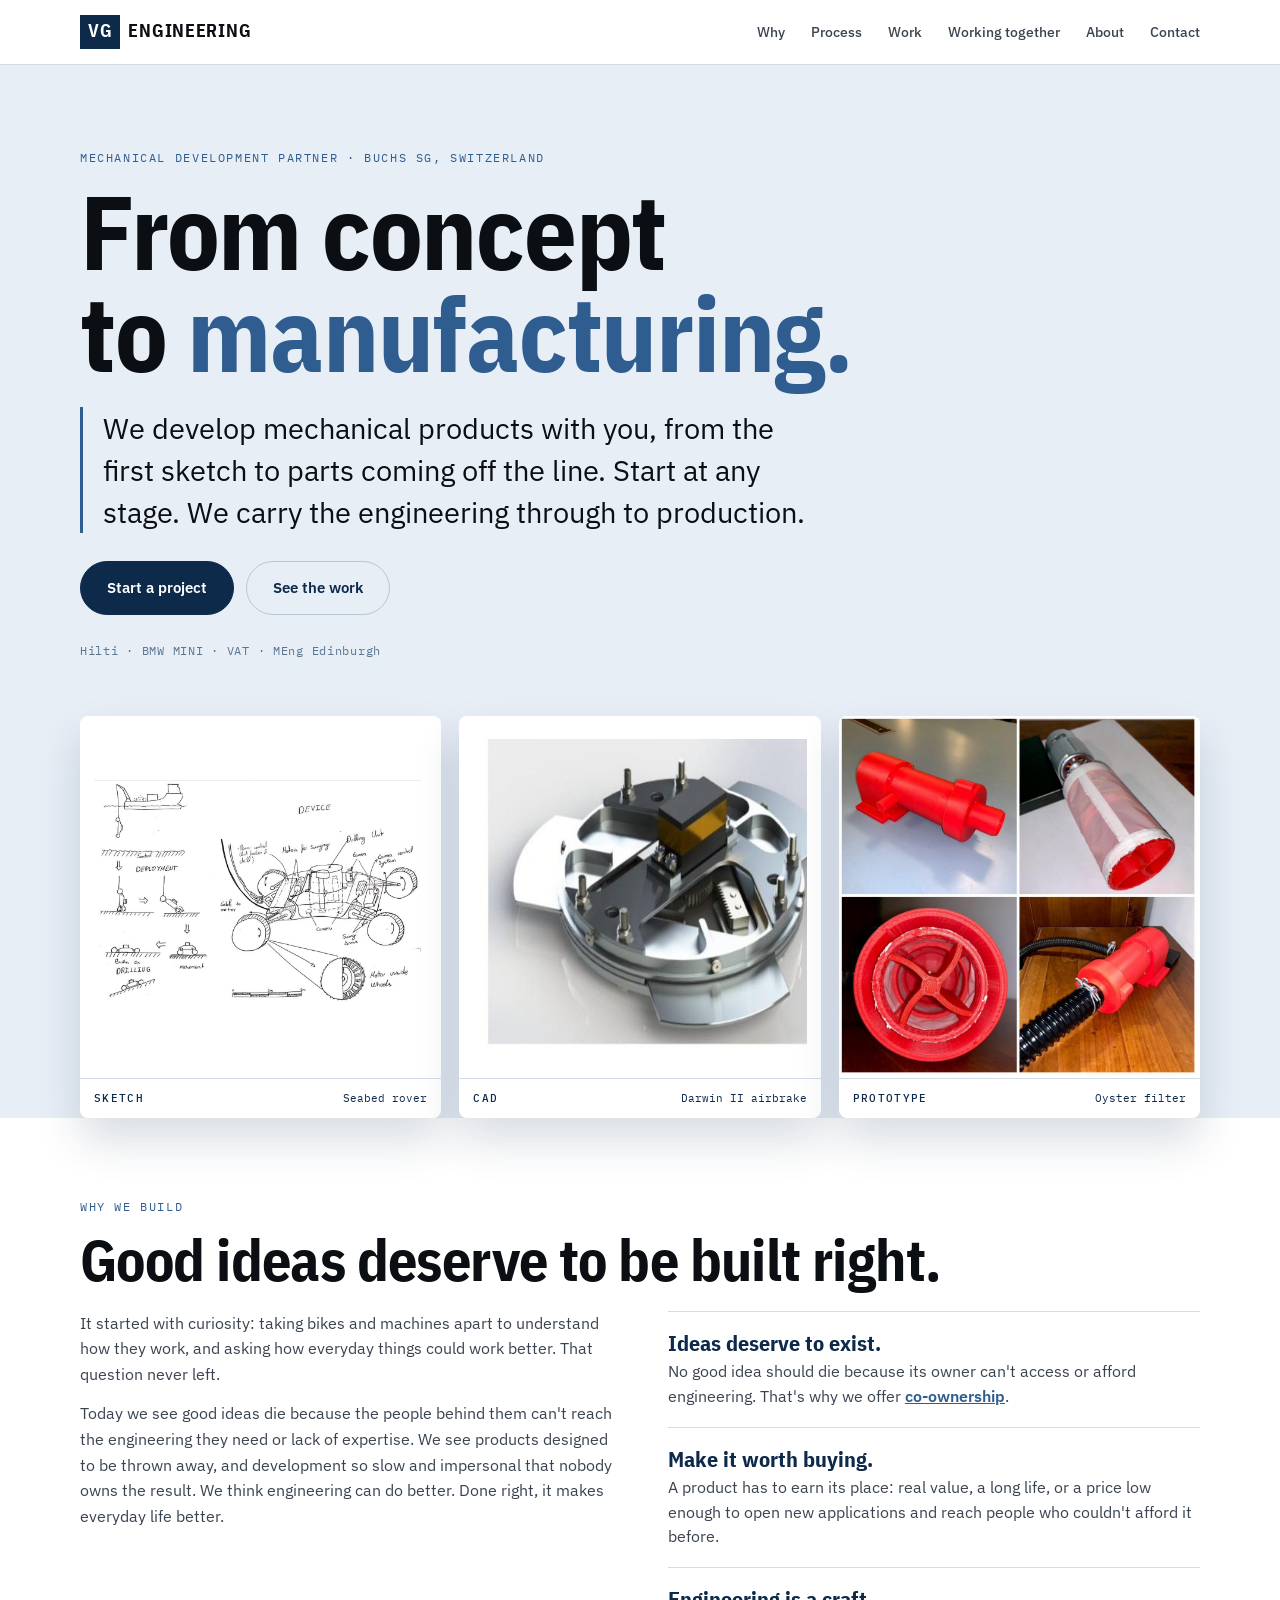
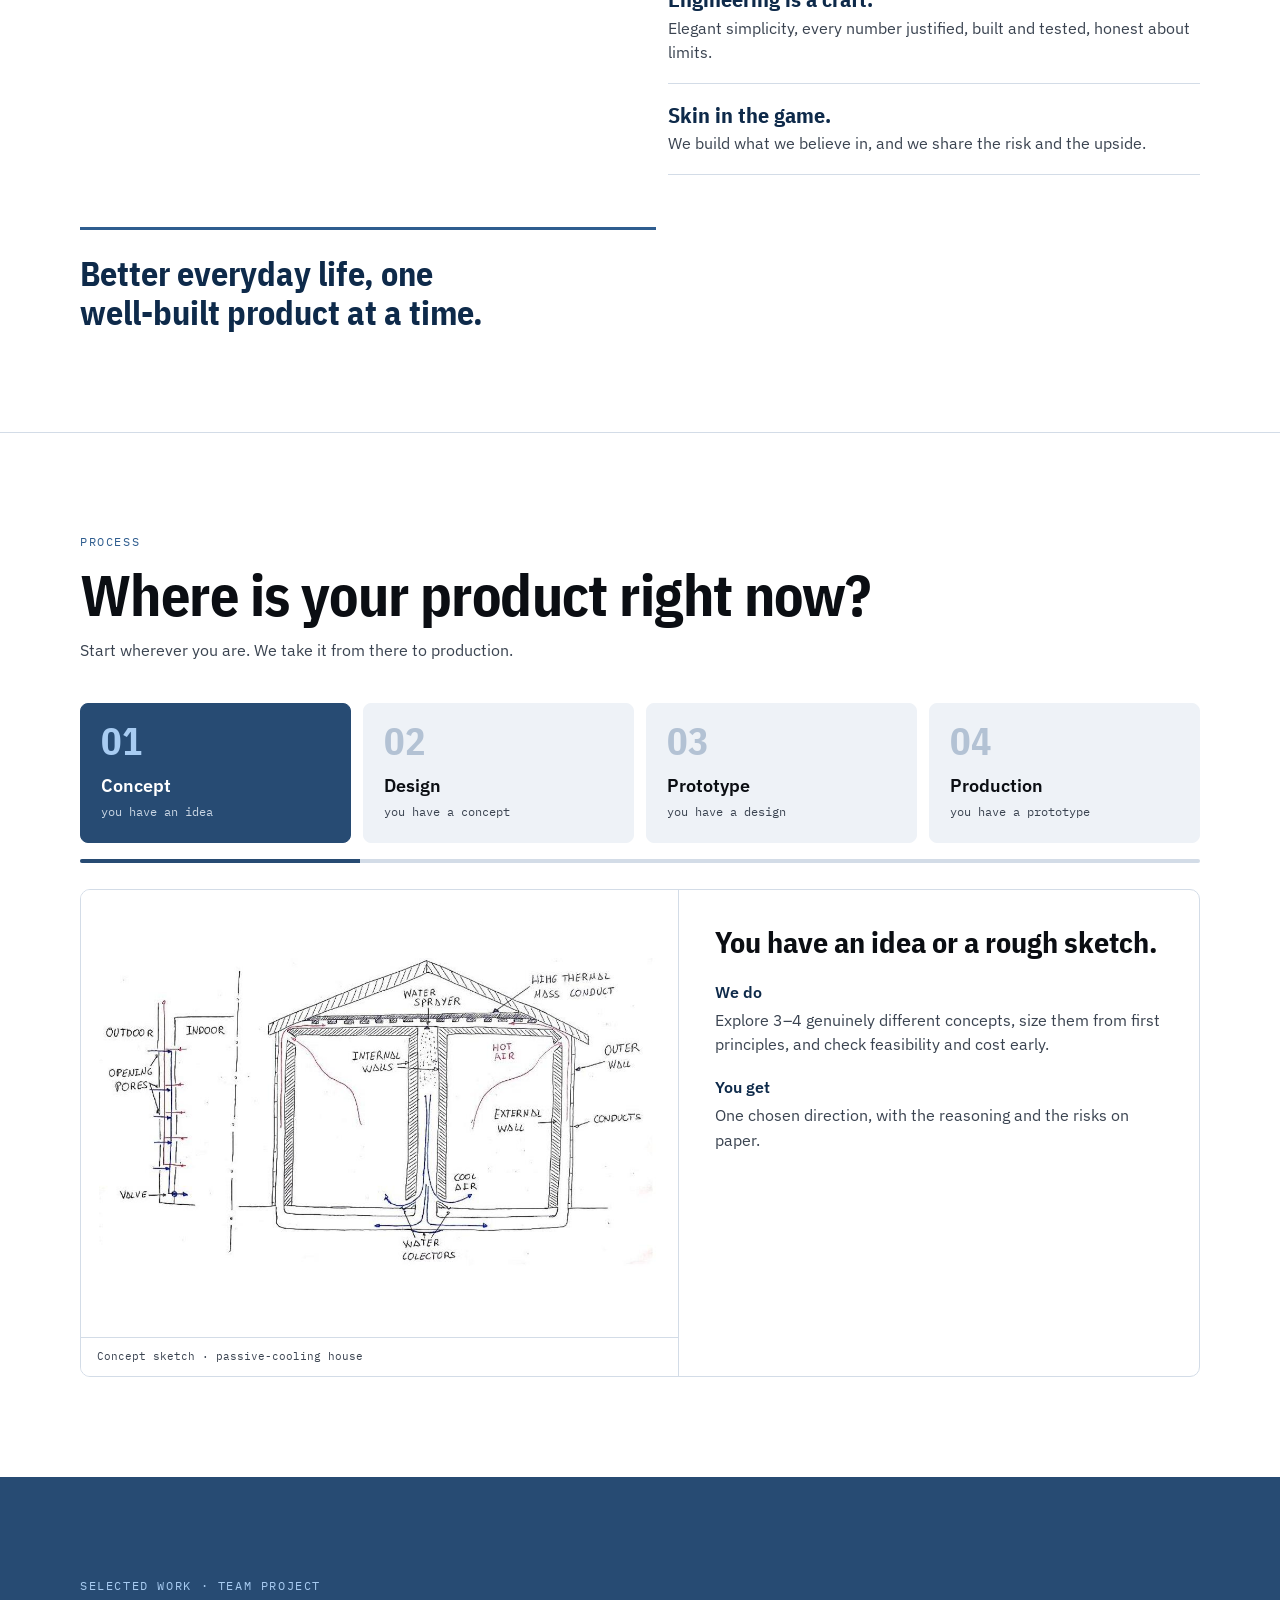
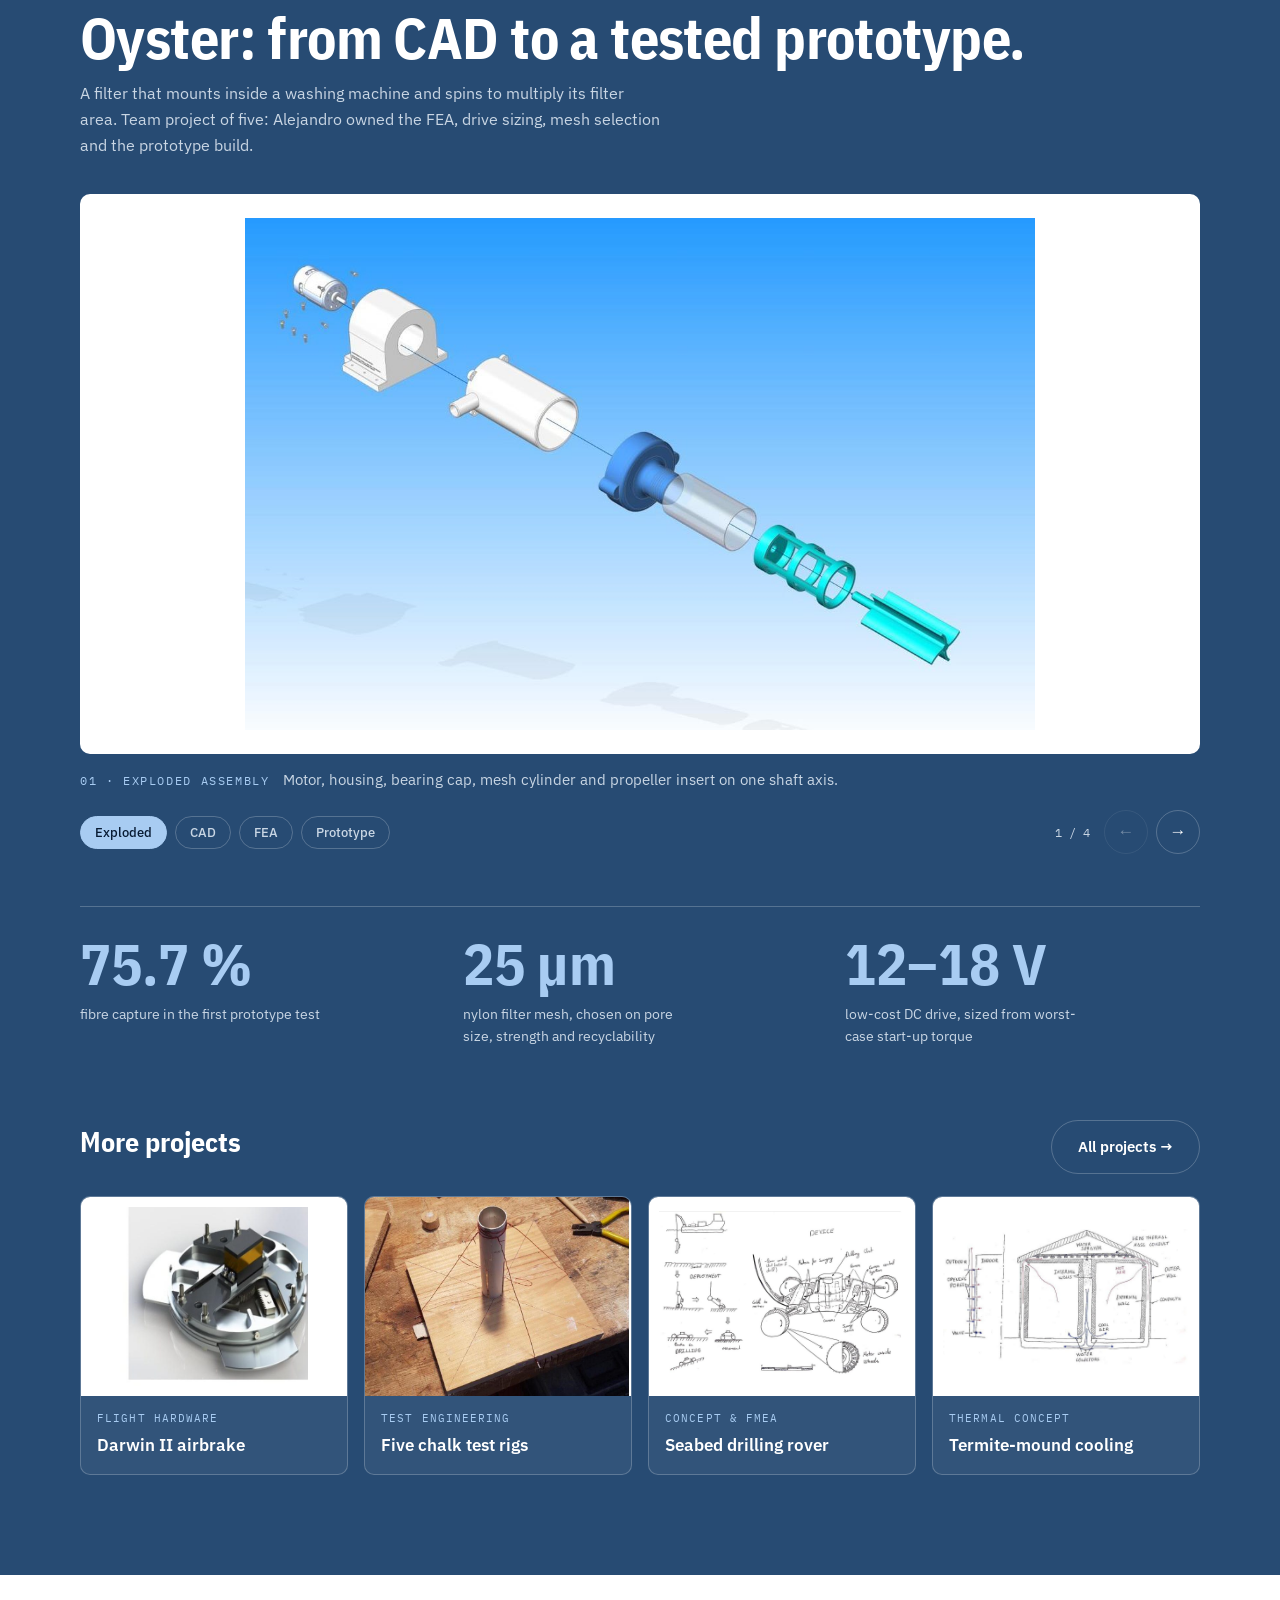
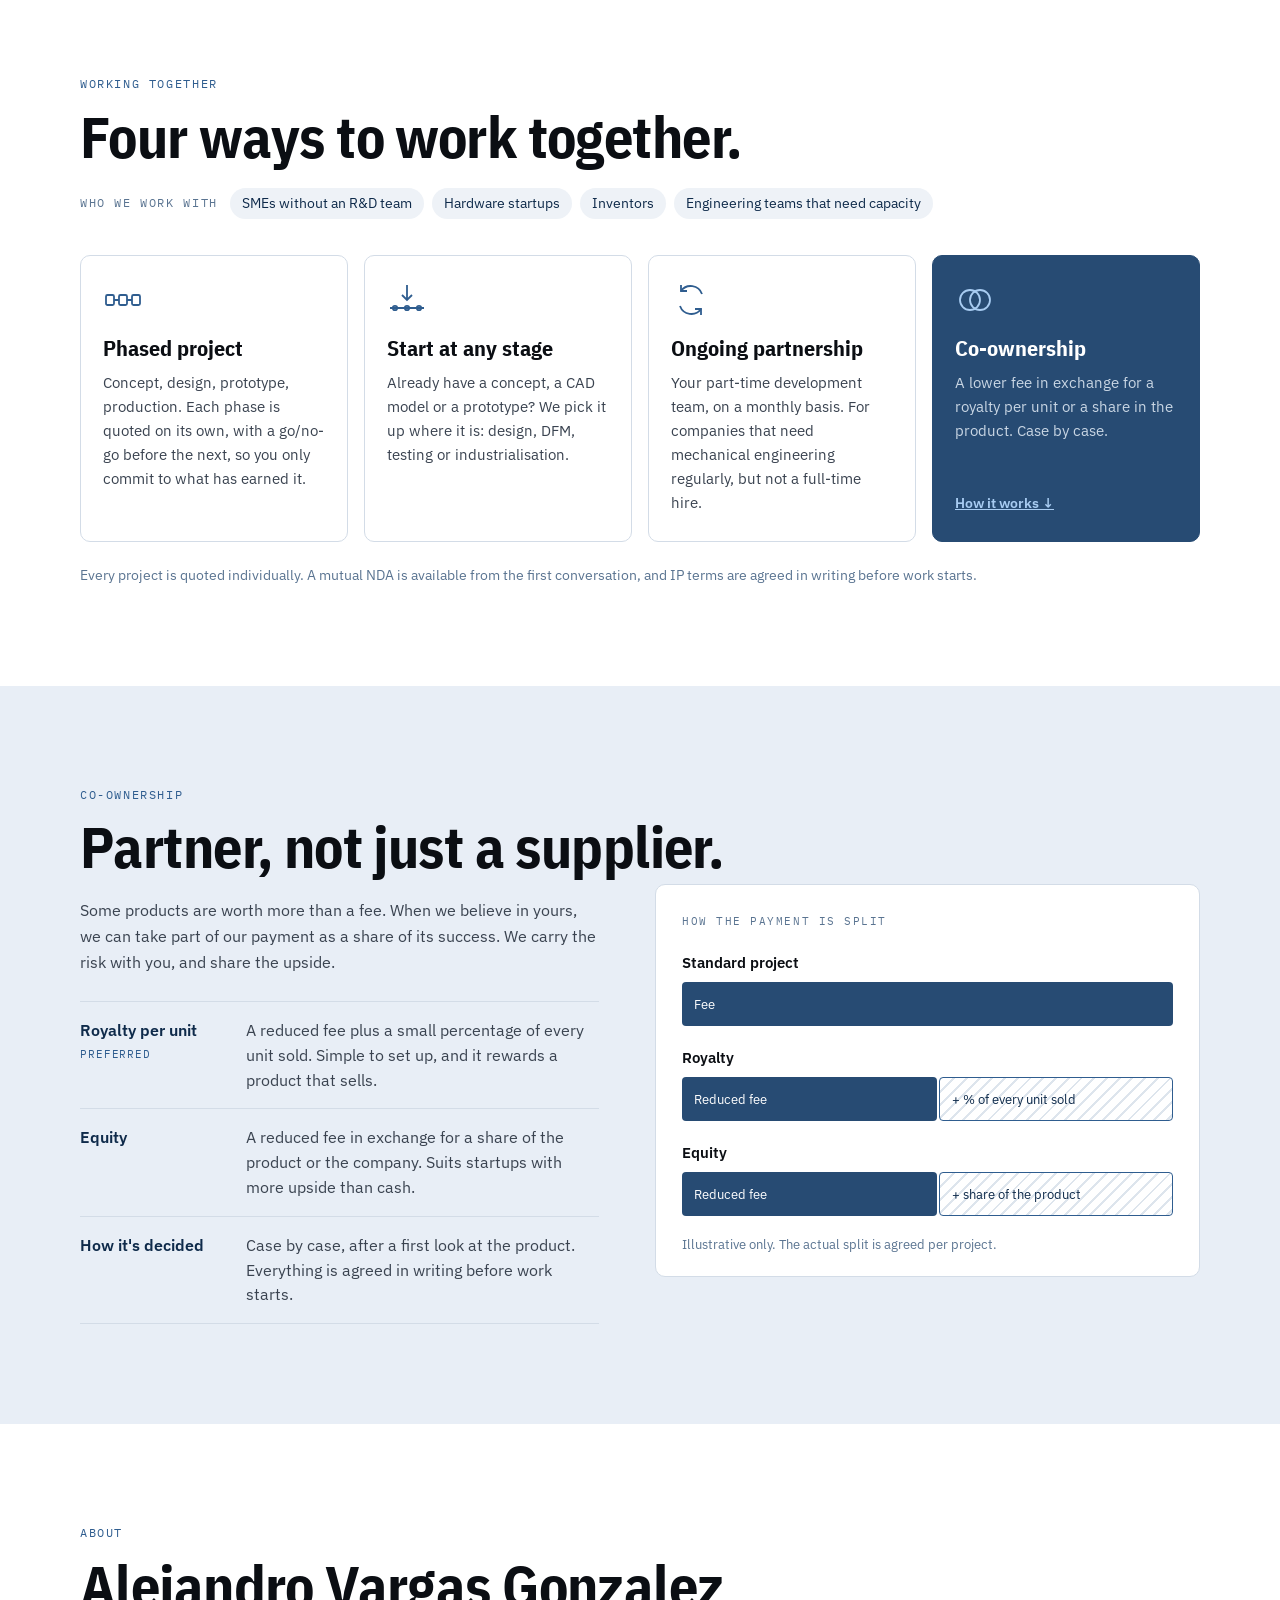
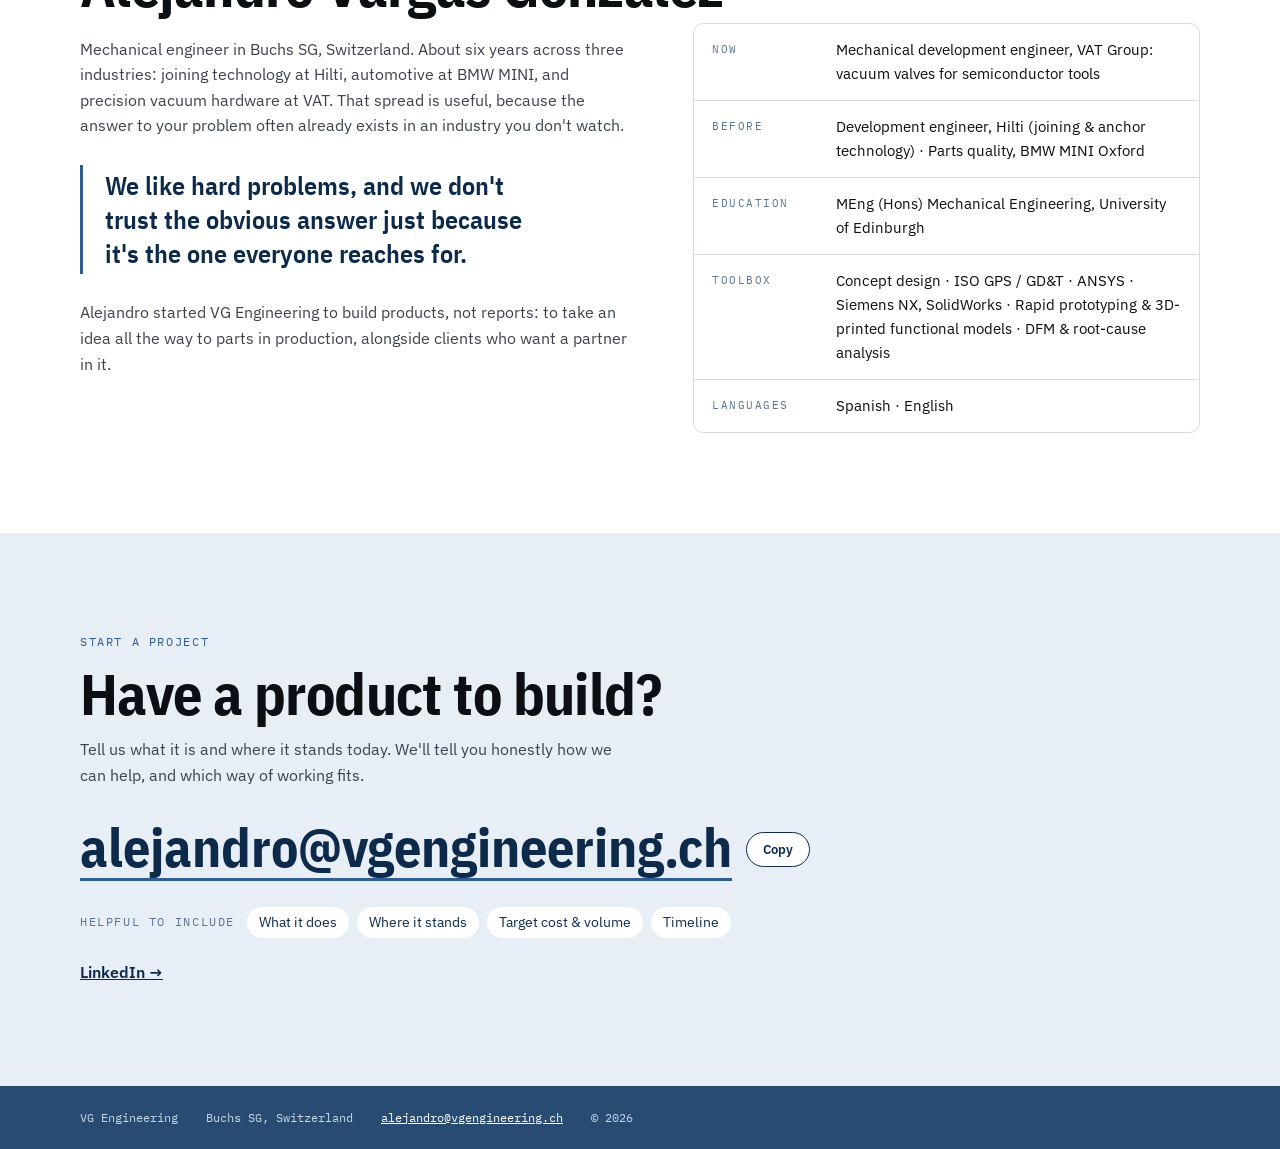
<file: index.html>
<!DOCTYPE html>
<html lang="en">
<head>
<meta charset="UTF-8">
<meta name="viewport" content="width=device-width, initial-scale=1.0, viewport-fit=cover">
<title>VG Engineering — Mechanical product development, from concept to manufacturing</title>
<meta name="description" content="Mechanical development partner in Buchs SG, Switzerland. We develop products with you from the first sketch to the first production run: concept, design, prototype and manufacturing. Start at any stage.">
<meta property="og:type" content="website">
<meta property="og:title" content="VG Engineering — From concept to manufacturing">
<meta property="og:description" content="Mechanical development partner: concept, design, prototype and manufacturing. Start at any stage.">
<meta property="og:url" content="https://vgengineering.ch/">
<meta property="og:image" content="https://vgengineering.ch/assets/oyster-prototype.jpg">
<link rel="icon" href="data:image/svg+xml,%3Csvg xmlns='http://www.w3.org/2000/svg' viewBox='0 0 32 32'%3E%3Crect width='32' height='32' rx='4' fill='%230E2A4A'/%3E%3Ctext x='16' y='21.5' text-anchor='middle' font-family='Arial,sans-serif' font-weight='700' font-size='14' fill='white'%3EVG%3C/text%3E%3C/svg%3E">
<link rel="preconnect" href="https://fonts.googleapis.com">
<link rel="preconnect" href="https://fonts.gstatic.com" crossorigin>
<link href="https://fonts.googleapis.com/css2?family=IBM+Plex+Sans:wght@400;500;600&family=IBM+Plex+Sans+Condensed:wght@600;700&family=IBM+Plex+Mono:wght@400;500&display=swap" rel="stylesheet">
<link rel="stylesheet" href="assets/site.css">
</head>
<body>
<a class="skip" href="#main">Skip to content</a>

<header class="site-header">
  <div class="wrap">
    <a class="wordmark" href="#top"><span class="vg">VG</span> ENGINEERING</a>
    <button class="menu-btn" type="button" aria-expanded="false" aria-controls="site-nav">Menu</button>
    <nav class="site-nav" id="site-nav" aria-label="Main">
      <a href="#why">Why</a>
      <a href="#process">Process</a>
      <a href="#work">Work</a>
      <a href="#ways">Working together</a>
      <a href="#about">About</a>
      <a href="#contact">Contact</a>
    </nav>
  </div>
</header>

<main id="main">

  <!-- HERO -->
  <div class="hero" id="top">
    <div class="wrap">
      <p class="label">Mechanical development partner · Buchs SG, Switzerland</p>
      <h1>From concept<br>to <span>manufacturing.</span></h1>
      <div class="hero-row">
        <p class="lede">We develop mechanical products with you, from the first sketch to parts coming off the line. Start at any stage. We carry the engineering through to production.</p>
        <div class="cta-row">
          <a class="btn btn-primary" href="#contact">Start a project</a>
          <a class="btn btn-ghost" href="#work">See the work</a>
        </div>
      </div>
      <p class="exp">Hilti · BMW MINI · VAT · MEng Edinburgh</p>

      <div class="tiles">
        <figure class="tile" style="--i:0"><img src="assets/rover-sketch.jpg" alt="Hand sketch of a seabed drilling rover and its deployment sequence"><figcaption><b>Sketch</b><span>Seabed rover</span></figcaption></figure>
        <figure class="tile" style="--i:1"><img src="assets/darwin-airbrake-cad.jpg" alt="CAD render of the Darwin II three-flap airbrake"><figcaption><b>CAD</b><span>Darwin II airbrake</span></figcaption></figure>
        <figure class="tile" style="--i:2"><img class="photo" src="assets/oyster-prototype.jpg" alt="3D-printed red prototype of the Oyster microfibre filter"><figcaption><b>Prototype</b><span>Oyster filter</span></figcaption></figure>
      </div>
    </div>
  </div>

  <!-- WHY WE BUILD -->
  <section class="why" id="why">
    <div class="wrap">
      <p class="label">Why we build</p>
      <h2 class="big">Good ideas deserve to be built right.</h2>
      <div class="why-grid">
        <div class="story">
          <p class="intro">It started with curiosity: taking bikes and machines apart to understand how they work, and asking how everyday things could work better. That question never left.</p>
          <p>Today we see good ideas die because the people behind them can't reach the engineering they need or lack of expertise. We see products designed to be thrown away, and development so slow and impersonal that nobody owns the result. We think engineering can do better. Done right, it makes everyday life better.</p>
        </div>
        <ul class="beliefs">
          <li><b>Ideas deserve to exist.</b><span>No good idea should die because its owner can't access or afford engineering. That's why we offer <a href="#partner">co-ownership</a>.</span></li>
          <li><b>Make it worth buying.</b><span>A product has to earn its place: real value, a long life, or a price low enough to open new applications and reach people who couldn't afford it before.</span></li>
          <li><b>Engineering is a craft.</b><span>Elegant simplicity, every number justified, built and tested, honest about limits.</span></li>
          <li><b>Skin in the game.</b><span>We build what we believe in, and we share the risk and the upside.</span></li>
        </ul>
      </div>
      <p class="manifesto">Better everyday life, one well-built product at a time.</p>
    </div>
  </section>

  <!-- PROCESS / STAGE PICKER -->
  <section class="process" id="process">
    <div class="wrap">
      <p class="label">Process</p>
      <h2 class="big">Where is your product right now?</h2>
      <p class="intro">Start wherever you are. We take it from there to production.</p>

      <div class="stages" data-stages data-draw>
        <div class="tabs" role="tablist" aria-label="Development stage">
          <button role="tab" id="t1" aria-controls="p1"><span class="no">01</span><span class="name">Concept</span><span class="from">you have an idea</span></button>
          <button role="tab" id="t2" aria-controls="p2"><span class="no">02</span><span class="name">Design</span><span class="from">you have a concept</span></button>
          <button role="tab" id="t3" aria-controls="p3"><span class="no">03</span><span class="name">Prototype</span><span class="from">you have a design</span></button>
          <button role="tab" id="t4" aria-controls="p4"><span class="no">04</span><span class="name">Production</span><span class="from">you have a prototype</span></button>
        </div>
        <div class="bar" aria-hidden="true"><i></i></div>
      </div>

      <div class="panel" role="tabpanel" id="p1" aria-labelledby="t1">
        <figure><img src="assets/termite-house-sketch.jpg" alt="Hand sketch of a house cross-section with a passive convective cooling loop"><figcaption>Concept sketch · passive-cooling house</figcaption></figure>
        <div class="panel-text">
          <h3>You have an idea or a rough sketch.</h3>
          <dl class="blocks">
            <div><dt>We do</dt><dd>Explore 3–4 genuinely different concepts, size them from first principles, and check feasibility and cost early.</dd></div>
            <div><dt>You get</dt><dd>One chosen direction, with the reasoning and the risks on paper.</dd></div>
          </dl>
        </div>
      </div>
      <div class="panel" role="tabpanel" id="p2" aria-labelledby="t2" hidden>
        <figure><img src="assets/darwin-airbrake-cad.jpg" alt="CAD render of the Darwin II three-flap airbrake"><figcaption>CAD · Darwin II three-flap airbrake</figcaption></figure>
        <div class="panel-text">
          <h3>You have a concept you believe in.</h3>
          <dl class="blocks">
            <div><dt>We do</dt><dd>CAD in NX or SolidWorks, drawings with GD&amp;T and tolerance stacks, FEA where it matters, and DFM from day one.</dd></div>
            <div><dt>You get</dt><dd>A complete design package a supplier can quote and build.</dd></div>
          </dl>
        </div>
      </div>
      <div class="panel" role="tabpanel" id="p3" aria-labelledby="t3" hidden>
        <figure><img class="photo" src="assets/chalk-torsion-rig.jpg" alt="Wooden torsion test rig holding a chalk sample" loading="lazy"><figcaption>Purpose-built torsion rig · chalk resistance study</figcaption></figure>
        <div class="panel-text">
          <h3>You have a design that needs proving.</h3>
          <dl class="blocks">
            <div><dt>We do</dt><dd>3D-printed and machined prototypes, purpose-built test rigs, and validation against your requirements.</dd></div>
            <div><dt>You get</dt><dd>Hardware that works, and failure modes found while they are still cheap to fix.</dd></div>
          </dl>
        </div>
      </div>
      <div class="panel" role="tabpanel" id="p4" aria-labelledby="t4" hidden>
        <figure>
          <div class="net" role="img" aria-label="Diagram: your product goes to VG Engineering, which manages machining, moulding, sheet metal, 3D printing, your suppliers and partner engineers">
            <div class="net-node">Your product</div>
            <span class="net-link" style="--i:0"></span>
            <div class="net-node net-hub">VG Engineering<span>design + supplier management</span></div>
            <span class="net-link" style="--i:1"></span>
            <ul class="net-list">
              <li style="--i:0">CNC machining</li><li style="--i:1">Injection moulding</li><li style="--i:2">Sheet metal &amp; laser</li>
              <li style="--i:3">3D printing</li><li style="--i:4">Your suppliers</li><li style="--i:5">Partner engineers</li>
            </ul>
          </div>
          <figcaption>Production network · our suppliers, yours, or both</figcaption>
        </figure>
        <div class="panel-text">
          <h3>You have a prototype that works.</h3>
          <dl class="blocks">
            <div><dt>We do</dt><dd>Refine the design for production, source and manage suppliers, approve first articles, and support the ramp-up.</dd></div>
            <div><dt>You get</dt><dd>Parts in production, and a supply chain you can keep running.</dd></div>
          </dl>
        </div>
      </div>
    </div>
  </section>

  <!-- WORK -->
  <section class="work band" id="work">
    <div class="wrap">
      <p class="label">Selected work · Team project</p>
      <h2 class="big">Oyster: from CAD to a tested prototype.</h2>
      <p class="intro">A filter that mounts inside a washing machine and spins to multiply its filter area. Team project of five: Alejandro owned the FEA, drive sizing, mesh selection and the prototype build.</p>

      <div class="gallery" data-gallery>
        <div class="g-track" tabindex="0" aria-label="Oyster project images, use arrow keys to browse">
          <figure class="g-slide"><img src="assets/oyster-exploded.jpg" alt="Exploded CAD assembly of the Oyster filter"><figcaption><span class="label">01 · Exploded assembly</span>Motor, housing, bearing cap, mesh cylinder and propeller insert on one shaft axis.</figcaption></figure>
          <figure class="g-slide"><img src="assets/oyster-cad.jpg" alt="Final CAD render of the Oyster filter in its housing" loading="lazy"><figcaption><span class="label">02 · Final CAD</span>Packs into the dead space behind the machine's service hatch.</figcaption></figure>
          <figure class="g-slide"><img src="assets/oyster-fea.jpg" alt="Fatigue FEA result of the filter cage with a colour scale" loading="lazy"><figcaption><span class="label">03 · Fatigue FEA</span>The analysis flagged the shaft crossing as the low-life region.</figcaption></figure>
          <figure class="g-slide"><img src="assets/oyster-prototype.jpg" alt="Four photos of the 3D-printed Oyster prototype and its test rig" loading="lazy"><figcaption><span class="label">04 · Prototype &amp; test</span>The printed shaft later broke exactly where the FEA predicted.</figcaption></figure>
        </div>
        <div class="g-controls">
          <div class="g-steps"><button type="button" data-step>Exploded</button><button type="button" data-step>CAD</button><button type="button" data-step>FEA</button><button type="button" data-step>Prototype</button></div>
          <div class="g-nav"><span data-count>1 / 4</span><button type="button" data-prev aria-label="Previous image">←</button><button type="button" data-next aria-label="Next image">→</button></div>
        </div>
      </div>

      <div class="stats">
        <div class="stat"><b>75.7 %</b><span>fibre capture in the first prototype test</span></div>
        <div class="stat"><b>25 µm</b><span>nylon filter mesh, chosen on pore size, strength and recyclability</span></div>
        <div class="stat"><b>12–18 V</b><span>low-cost DC drive, sized from worst-case start-up torque</span></div>
      </div>

      <div class="more-head">
        <h3>More projects</h3>
        <a class="btn btn-ghost" href="portfolio.html">All projects →</a>
      </div>
      <div class="pcards">
        <a class="pcard" href="portfolio.html#darwin"><img src="assets/darwin-airbrake-cad.jpg" alt="" loading="lazy"><span>Flight hardware</span><strong>Darwin II airbrake</strong></a>
        <a class="pcard" href="portfolio.html#chalk"><img class="photo" src="assets/chalk-compression-rig.jpg" alt="" loading="lazy"><span>Test engineering</span><strong>Five chalk test rigs</strong></a>
        <a class="pcard" href="portfolio.html#rover"><img src="assets/rover-sketch.jpg" alt="" loading="lazy"><span>Concept &amp; FMEA</span><strong>Seabed drilling rover</strong></a>
        <a class="pcard" href="portfolio.html#termite"><img src="assets/termite-house-sketch.jpg" alt="" loading="lazy"><span>Thermal concept</span><strong>Termite-mound cooling</strong></a>
      </div>
    </div>
  </section>

  <!-- WAYS OF WORKING -->
  <section class="ways" id="ways">
    <div class="wrap">
      <p class="label">Working together</p>
      <h2 class="big">Four ways to work together.</h2>
      <div class="who"><span class="label">Who we work with</span><span class="chip">SMEs without an R&amp;D team</span><span class="chip">Hardware startups</span><span class="chip">Inventors</span><span class="chip">Engineering teams that need capacity</span></div>

      <div class="wcards">
        <article class="wcard">
          <svg viewBox="0 0 40 40" fill="none" stroke="currentColor" stroke-width="1.8" aria-hidden="true"><rect x="3" y="15" width="8" height="10" rx="1.5"/><rect x="16" y="15" width="8" height="10" rx="1.5"/><rect x="29" y="15" width="8" height="10" rx="1.5"/><path d="M11 20h5M24 20h5"/></svg>
          <h3>Phased project</h3>
          <p>Concept, design, prototype, production. Each phase is quoted on its own, with a go/no-go before the next, so you only commit to what has earned it.</p>
        </article>
        <article class="wcard">
          <svg viewBox="0 0 40 40" fill="none" stroke="currentColor" stroke-width="1.8" aria-hidden="true"><path d="M3 28h34"/><circle cx="8" cy="28" r="2.2"/><circle cx="20" cy="28" r="2.2"/><circle cx="32" cy="28" r="2.2"/><path d="M20 5v15M15 15l5 5 5-5"/></svg>
          <h3>Start at any stage</h3>
          <p>Already have a concept, a CAD model or a prototype? We pick it up where it is: design, DFM, testing or industrialisation.</p>
        </article>
        <article class="wcard">
          <svg viewBox="0 0 40 40" fill="none" stroke="currentColor" stroke-width="1.8" aria-hidden="true"><path d="M31 14a12 12 0 0 0-21-3M9 26a12 12 0 0 0 21 3"/><path d="M10 5v6h6M30 35v-6h-6"/></svg>
          <h3>Ongoing partnership</h3>
          <p>Your part-time development team, on a monthly basis. For companies that need mechanical engineering regularly, but not a full-time hire.</p>
        </article>
        <article class="wcard hl">
          <svg viewBox="0 0 40 40" fill="none" stroke="currentColor" stroke-width="1.8" aria-hidden="true"><circle cx="15" cy="20" r="10"/><circle cx="25" cy="20" r="10"/></svg>
          <h3>Co-ownership</h3>
          <p>A lower fee in exchange for a royalty per unit or a share in the product. Case by case.</p>
          <a href="#partner">How it works ↓</a>
        </article>
      </div>
      <p class="terms">Every project is quoted individually. A mutual NDA is available from the first conversation, and IP terms are agreed in writing before work starts.</p>
    </div>
  </section>

  <!-- CO-OWNERSHIP -->
  <section class="partner tint" id="partner">
    <div class="wrap">
      <p class="label">Co-ownership</p>
      <h2 class="big">Partner, not just a supplier.</h2>
      <div class="partner-grid">
        <div>
          <p class="intro">Some products are worth more than a fee. When we believe in yours, we can take part of our payment as a share of its success. We carry the risk with you, and share the upside.</p>
          <dl class="options">
            <div><dt>Royalty per unit<small>Preferred</small></dt><dd>A reduced fee plus a small percentage of every unit sold. Simple to set up, and it rewards a product that sells.</dd></div>
            <div><dt>Equity</dt><dd>A reduced fee in exchange for a share of the product or the company. Suits startups with more upside than cash.</dd></div>
            <div><dt>How it's decided</dt><dd>Case by case, after a first look at the product. Everything is agreed in writing before work starts.</dd></div>
          </dl>
        </div>
        <div class="deal" data-draw role="img" aria-label="Illustration: a standard project is paid fully as a fee; with a royalty or equity deal, part of the fee is replaced by a share of the product's success">
          <div class="deal-title">How the payment is split</div>
          <div class="deal-row"><div class="name">Standard project</div><div class="deal-bar"><i class="fee" style="--w:100%">Fee</i></div></div>
          <div class="deal-row"><div class="name">Royalty</div><div class="deal-bar"><i class="fee" style="--w:52%">Reduced fee</i><i class="share">+ % of every unit sold</i></div></div>
          <div class="deal-row"><div class="name">Equity</div><div class="deal-bar"><i class="fee" style="--w:52%">Reduced fee</i><i class="share">+ share of the product</i></div></div>
          <p class="deal-note">Illustrative only. The actual split is agreed per project.</p>
        </div>
      </div>
    </div>
  </section>

  <!-- ABOUT -->
  <section class="about" id="about">
    <div class="wrap">
      <p class="label">About</p>
      <h2 class="big">Alejandro Vargas Gonzalez</h2>
      <div class="about-grid">
        <div>
          <p class="intro">Mechanical engineer in Buchs SG, Switzerland. About six years across three industries: joining technology at Hilti, automotive at BMW MINI, and precision vacuum hardware at VAT. That spread is useful, because the answer to your problem often already exists in an industry you don't watch.</p>
          <blockquote class="quote">We like hard problems, and we don't trust the obvious answer just because it's the one everyone reaches for.</blockquote>
          <p class="txt">Alejandro started VG Engineering to build products, not reports: to take an idea all the way to parts in production, alongside clients who want a partner in it.</p>
        </div>
        <ul class="cred">
          <li><span class="label">Now</span><span>Mechanical development engineer, VAT Group: vacuum valves for semiconductor tools</span></li>
          <li><span class="label">Before</span><span>Development engineer, Hilti (joining &amp; anchor technology) · Parts quality, BMW MINI Oxford</span></li>
          <li><span class="label">Education</span><span>MEng (Hons) Mechanical Engineering, University of Edinburgh</span></li>
          <li><span class="label">Toolbox</span><span>Concept design · ISO GPS / GD&amp;T · ANSYS · Siemens NX, SolidWorks · Rapid prototyping &amp; 3D-printed functional models · DFM &amp; root-cause analysis</span></li>
          <li><span class="label">Languages</span><span>Spanish · English</span></li>
        </ul>
      </div>
    </div>
  </section>

  <!-- CONTACT -->
  <section class="contact tint" id="contact">
    <div class="wrap">
      <p class="label">Start a project</p>
      <h2 class="big">Have a product to build?</h2>
      <p class="intro">Tell us what it is and where it stands today. We'll tell you honestly how we can help, and which way of working fits.</p>
      <div class="mail">
        <a class="addr" id="addr" href="mailto:alejandro@vgengineering.ch">alejandro@vgengineering.ch</a>
        <button type="button" data-copy="alejandro@vgengineering.ch" data-target="addr">Copy</button>
      </div>
      <div class="include"><span class="label">Helpful to include</span><span class="chip">What it does</span><span class="chip">Where it stands</span><span class="chip">Target cost &amp; volume</span><span class="chip">Timeline</span></div>
      <p class="social"><a href="https://linkedin.com/in/alejandro-vargas-gonzalez">LinkedIn →</a></p>
    </div>
  </section>

</main>

<footer class="site-footer">
  <div class="wrap"><span>VG Engineering</span><span>Buchs SG, Switzerland</span><a href="mailto:alejandro@vgengineering.ch">alejandro@vgengineering.ch</a><span>© 2026</span></div>
</footer>

<script src="assets/site.js"></script>
</body>
</html>
</file>
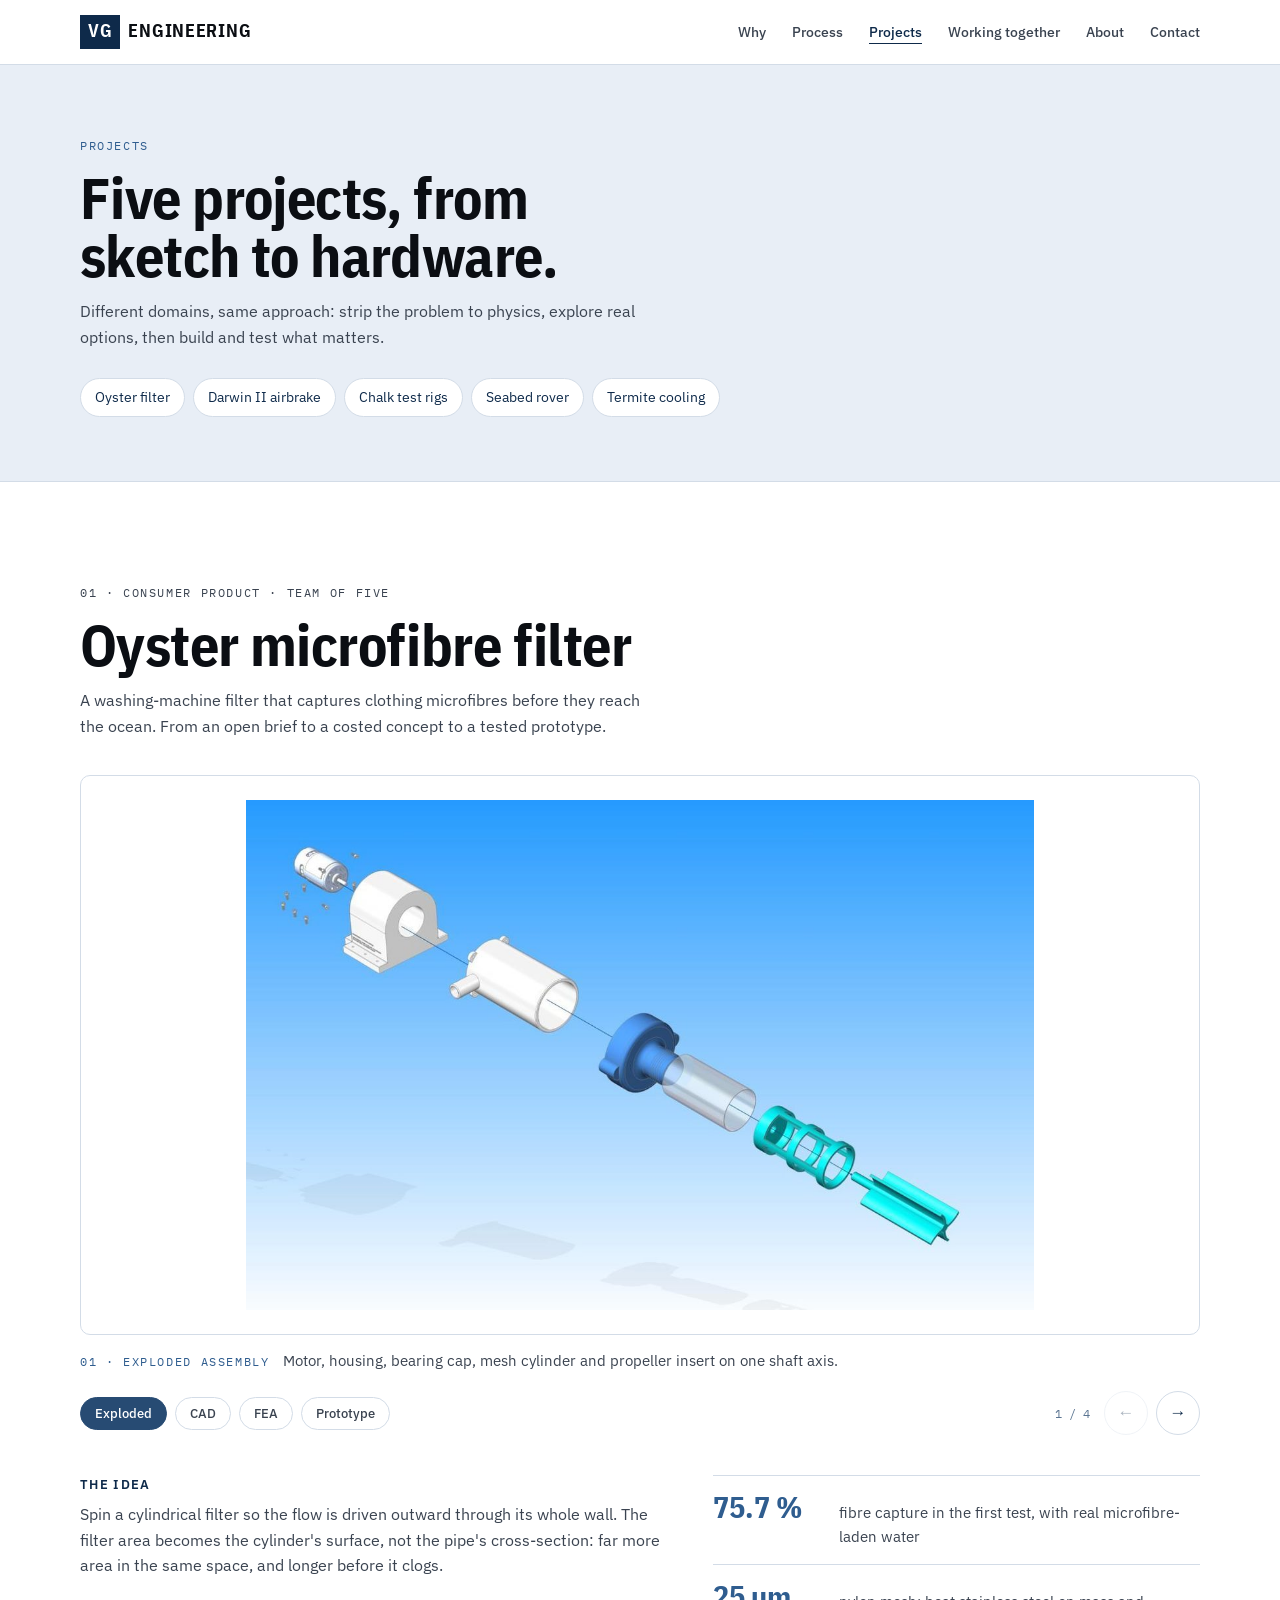
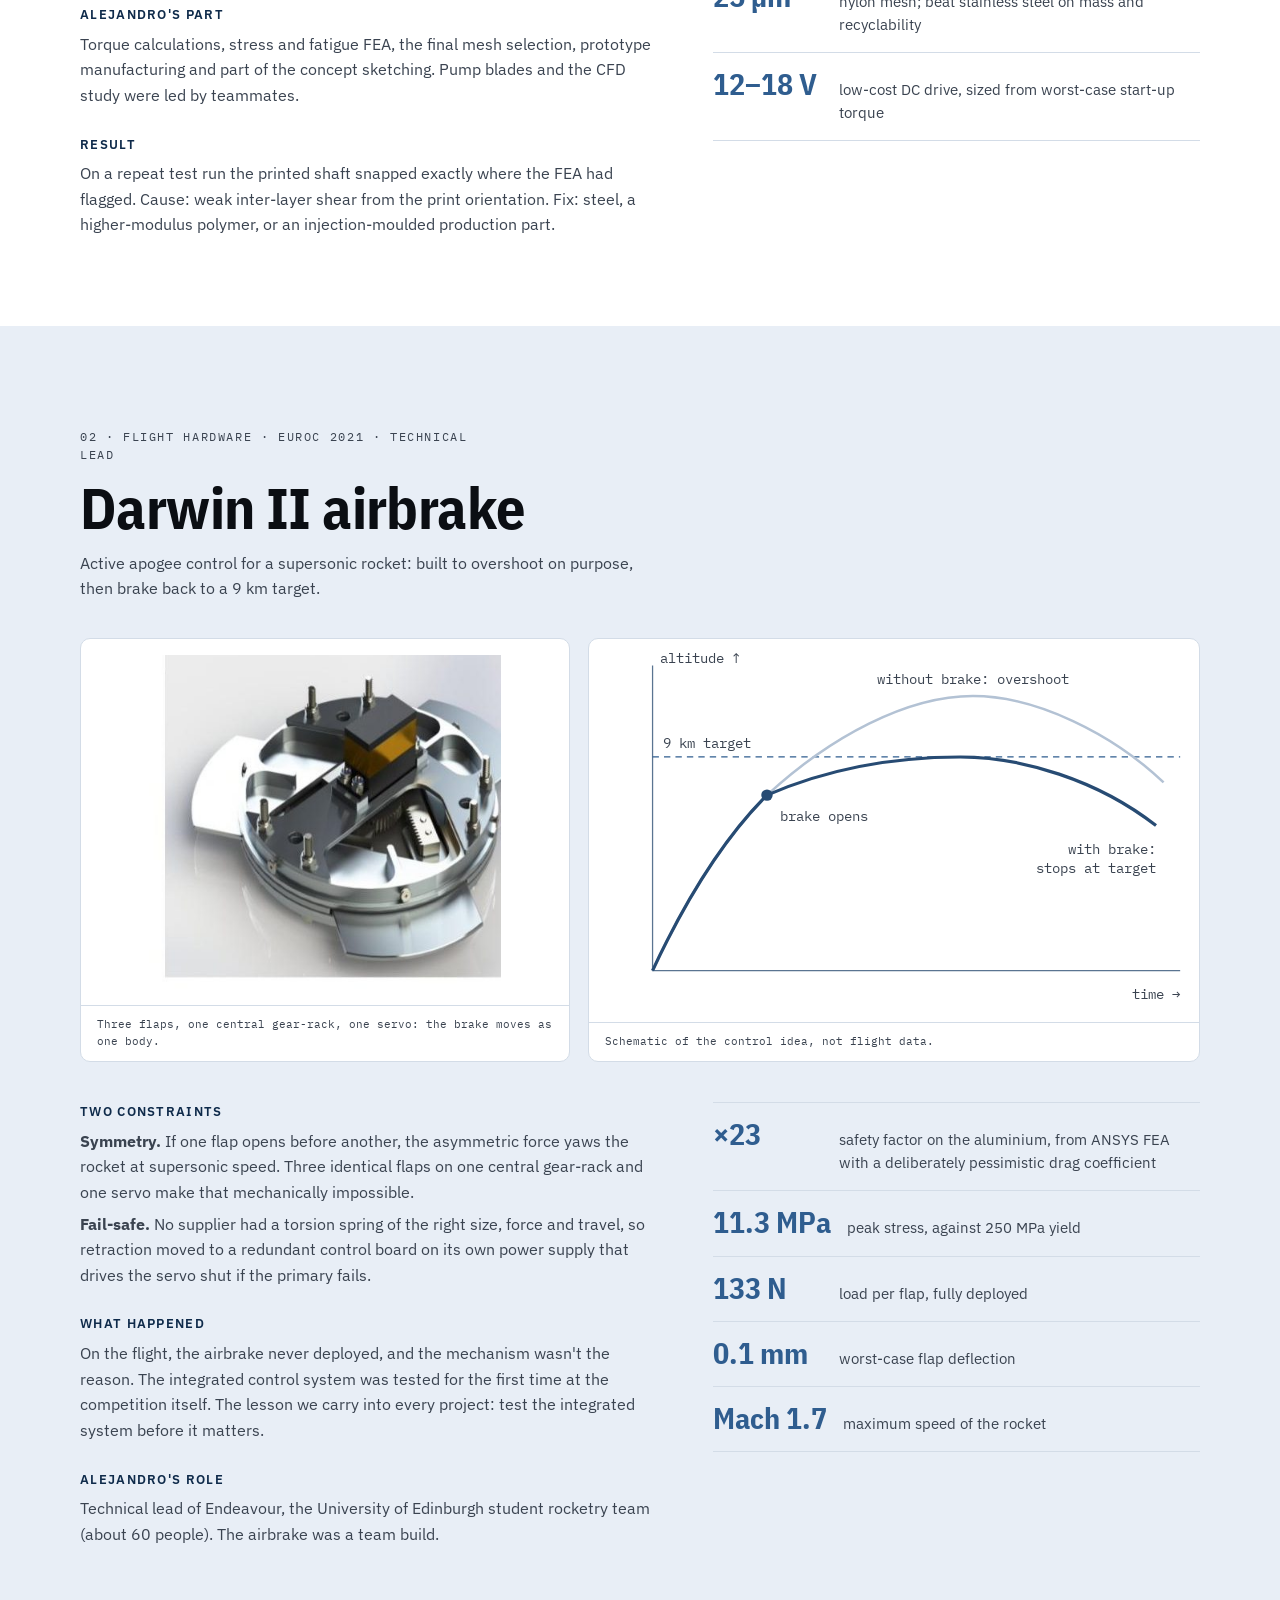
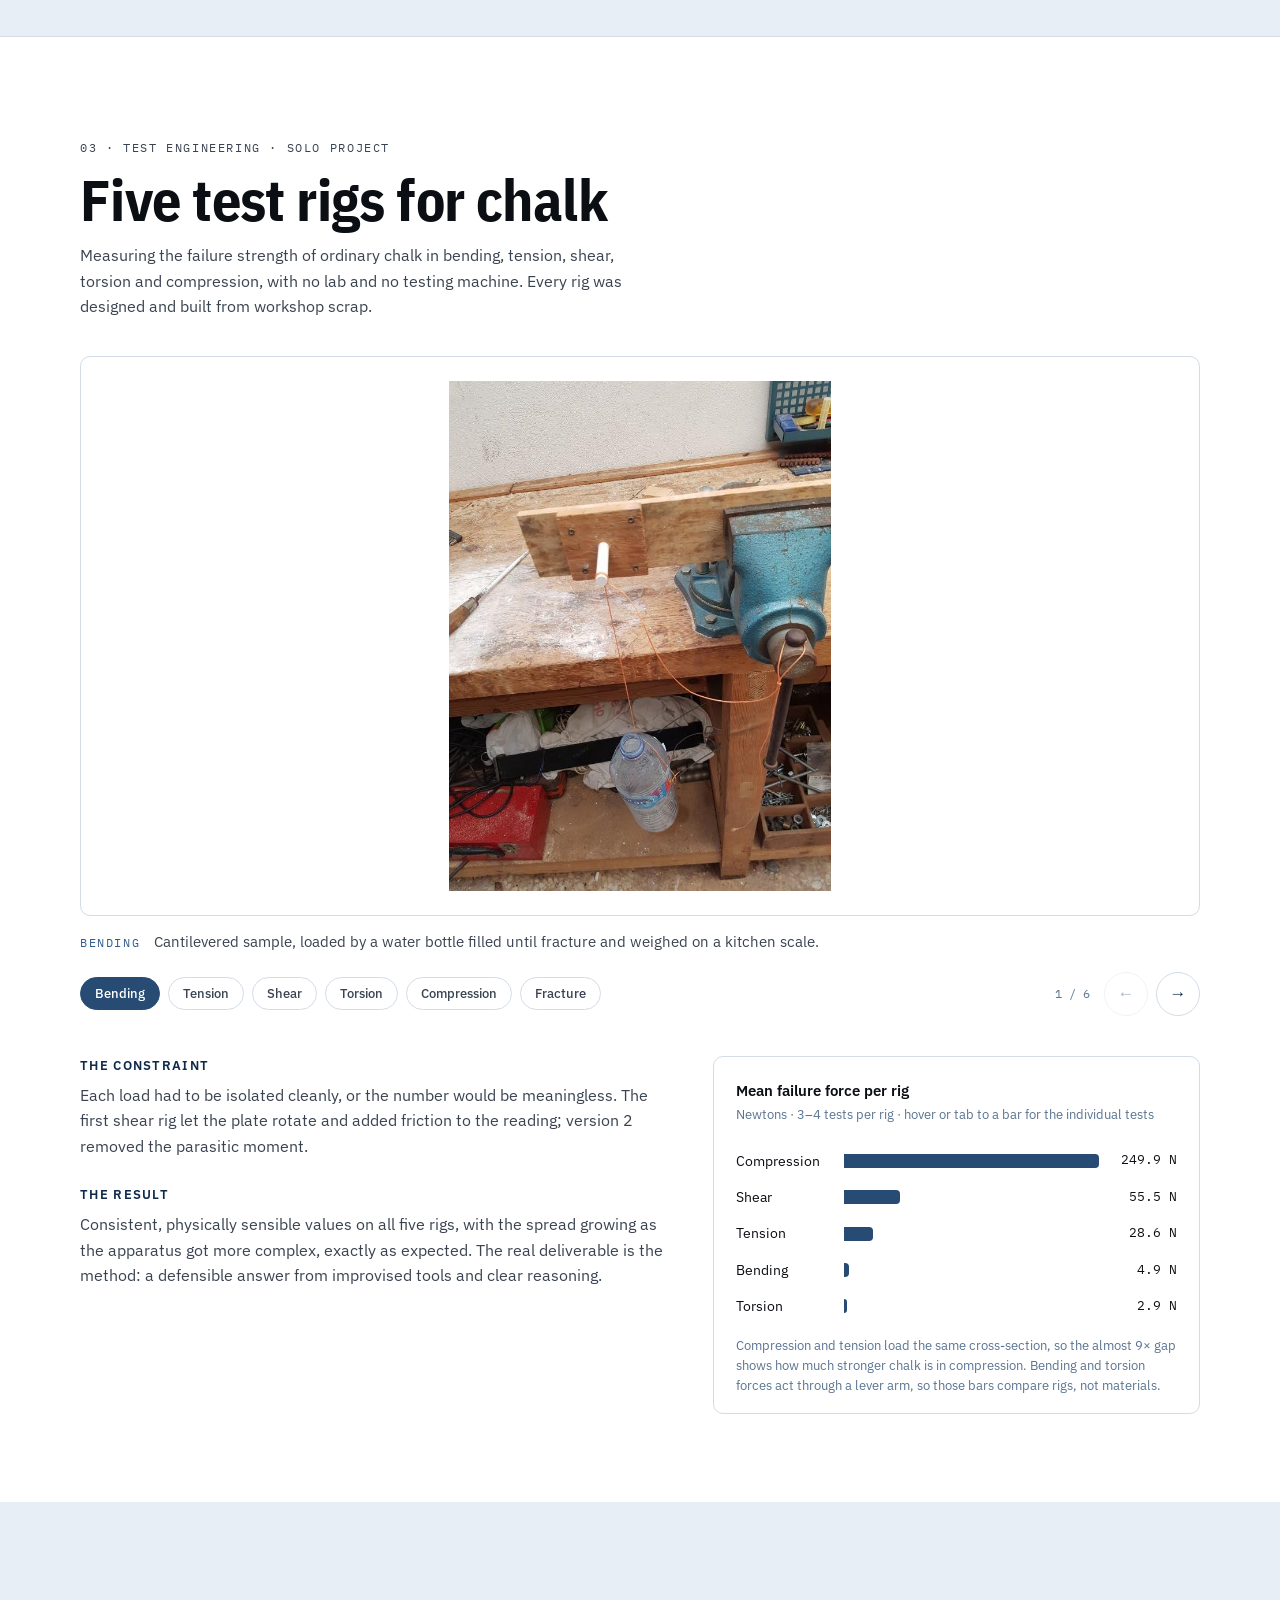
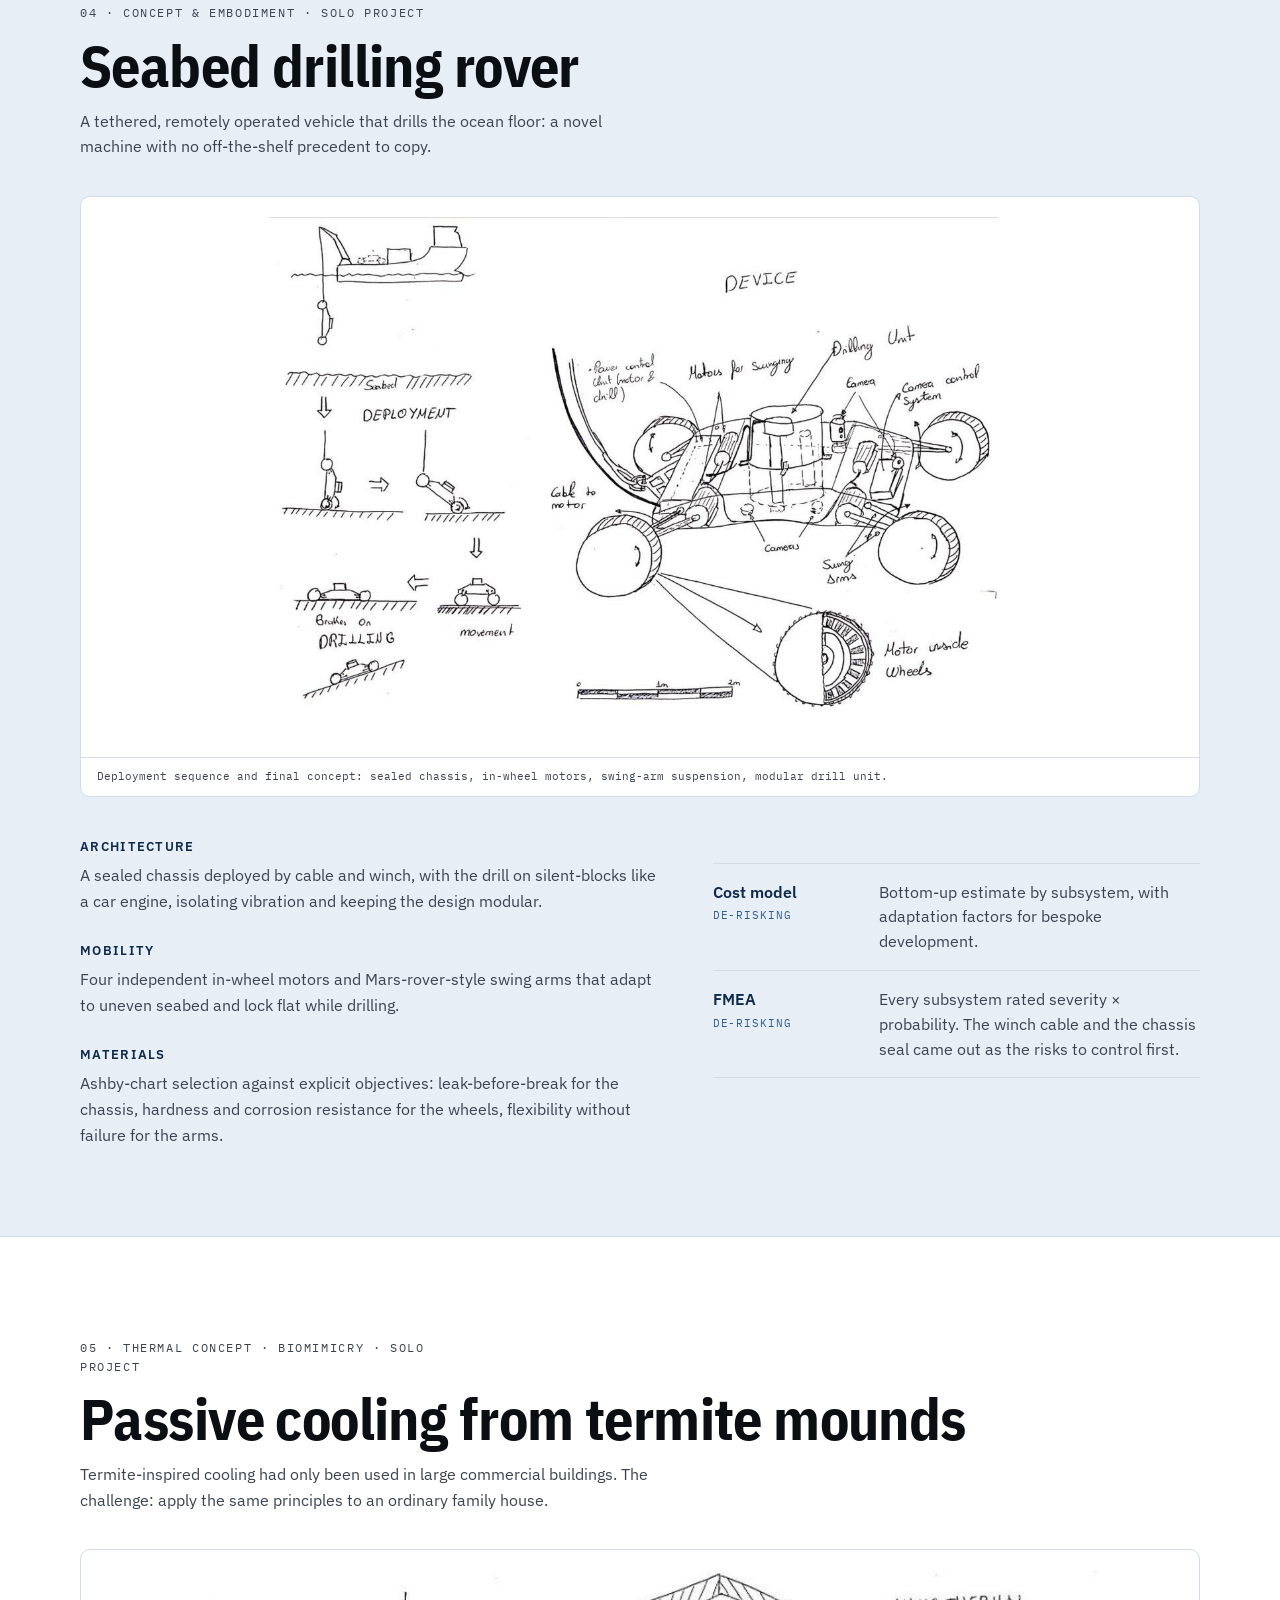
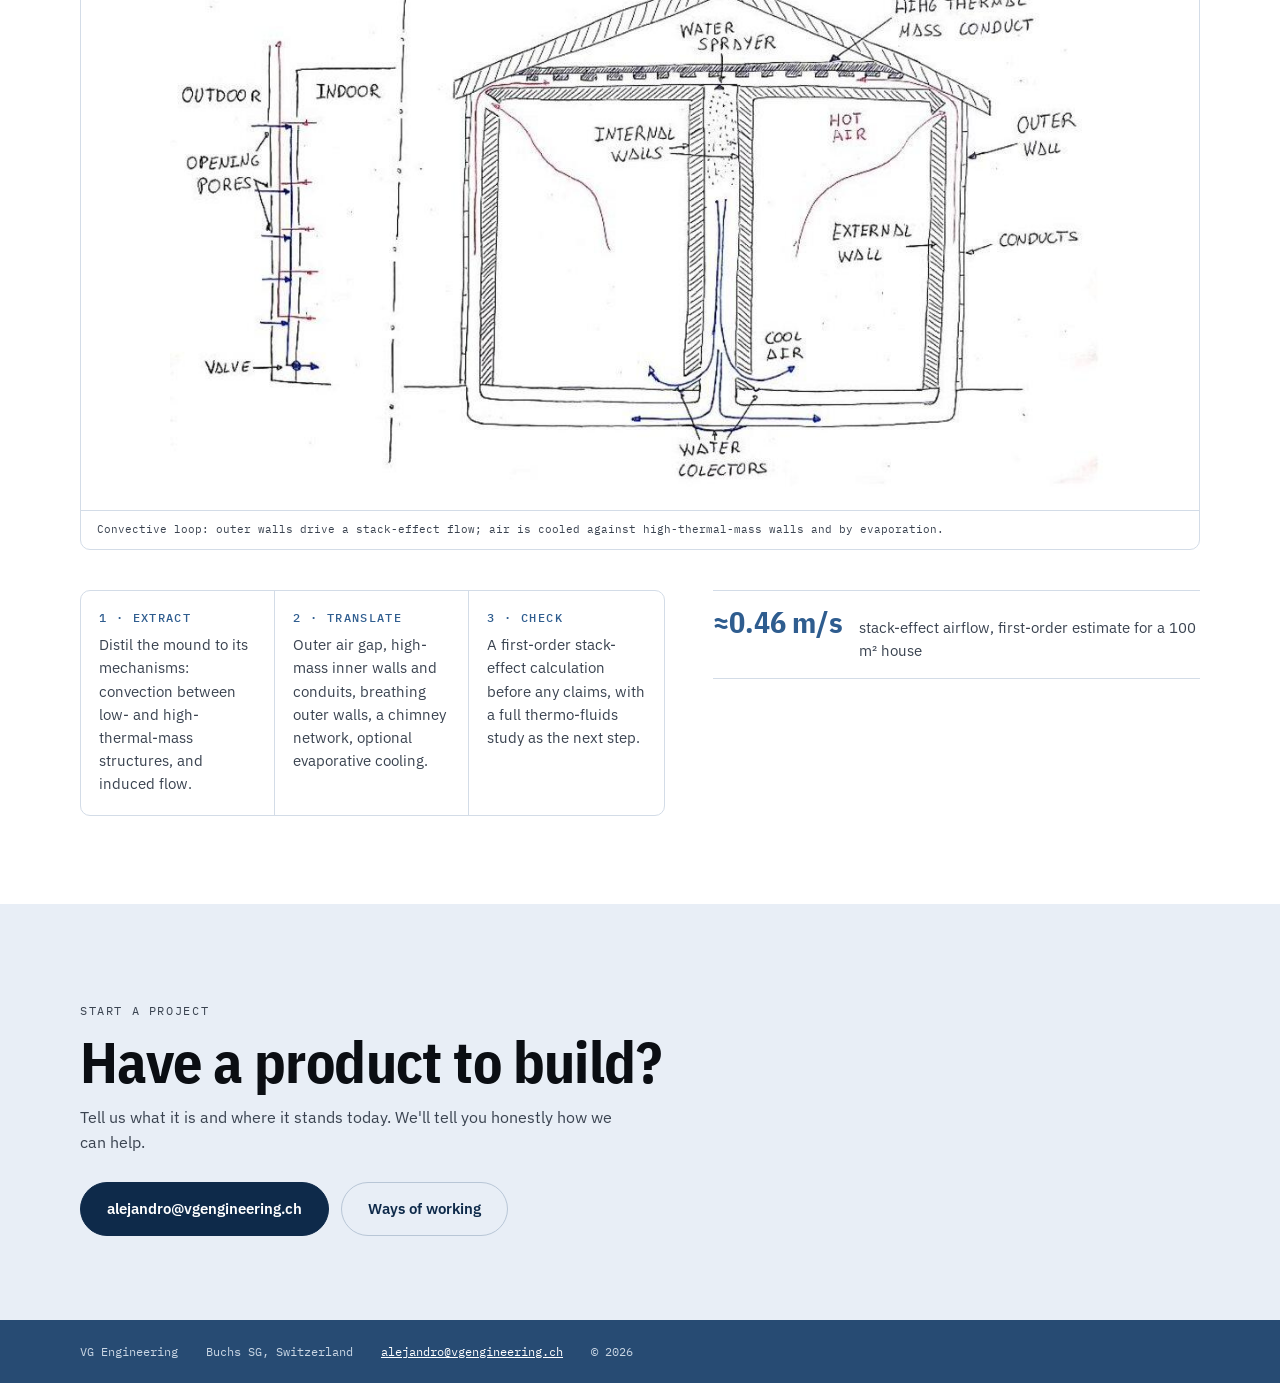
<file: portfolio.html>
<!DOCTYPE html>
<html lang="en">
<head>
<meta charset="UTF-8">
<meta name="viewport" content="width=device-width, initial-scale=1.0, viewport-fit=cover">
<title>Projects — VG Engineering</title>
<meta name="description" content="Five mechanical engineering projects by VG Engineering: the Oyster microfibre filter, the Darwin II rocket airbrake, five chalk test rigs, a seabed drilling rover and termite-inspired passive cooling.">
<meta property="og:type" content="website">
<meta property="og:title" content="Projects — VG Engineering">
<meta property="og:description" content="Five projects, from sketch to hardware.">
<meta property="og:url" content="https://vgengineering.ch/portfolio.html">
<meta property="og:image" content="https://vgengineering.ch/assets/oyster-prototype.jpg">
<link rel="icon" href="data:image/svg+xml,%3Csvg xmlns='http://www.w3.org/2000/svg' viewBox='0 0 32 32'%3E%3Crect width='32' height='32' rx='4' fill='%230E2A4A'/%3E%3Ctext x='16' y='21.5' text-anchor='middle' font-family='Arial,sans-serif' font-weight='700' font-size='14' fill='white'%3EVG%3C/text%3E%3C/svg%3E">
<link rel="preconnect" href="https://fonts.googleapis.com">
<link rel="preconnect" href="https://fonts.gstatic.com" crossorigin>
<link href="https://fonts.googleapis.com/css2?family=IBM+Plex+Sans:wght@400;500;600&family=IBM+Plex+Sans+Condensed:wght@600;700&family=IBM+Plex+Mono:wght@400;500&display=swap" rel="stylesheet">
<link rel="stylesheet" href="assets/site.css">
</head>
<body>
<a class="skip" href="#main">Skip to content</a>

<header class="site-header">
  <div class="wrap">
    <a class="wordmark" href="index.html"><span class="vg">VG</span> ENGINEERING</a>
    <button class="menu-btn" type="button" aria-expanded="false" aria-controls="site-nav">Menu</button>
    <nav class="site-nav" id="site-nav" aria-label="Main">
      <a href="index.html#why">Why</a>
      <a href="index.html#process">Process</a>
      <a href="portfolio.html" aria-current="page">Projects</a>
      <a href="index.html#ways">Working together</a>
      <a href="index.html#about">About</a>
      <a href="index.html#contact">Contact</a>
    </nav>
  </div>
</header>

<main id="main">

  <div class="page-head">
    <div class="wrap">
      <p class="label">Projects</p>
      <h1>Five projects, from sketch to hardware.</h1>
      <p class="intro">Different domains, same approach: strip the problem to physics, explore real options, then build and test what matters.</p>
      <nav class="jump" aria-label="Projects on this page">
        <a href="#oyster">Oyster filter</a><a href="#darwin">Darwin II airbrake</a><a href="#chalk">Chalk test rigs</a><a href="#rover">Seabed rover</a><a href="#termite">Termite cooling</a>
      </nav>
    </div>
  </div>

  <!-- 01 OYSTER -->
  <section class="project" id="oyster">
    <div class="wrap">
      <div class="p-head">
        <p class="label">01 · Consumer product · Team of five</p>
        <h2>Oyster microfibre filter</h2>
        <p>A washing-machine filter that captures clothing microfibres before they reach the ocean. From an open brief to a costed concept to a tested prototype.</p>
      </div>

      <div class="gallery" data-gallery>
        <div class="g-track" tabindex="0" aria-label="Oyster project images, use arrow keys to browse">
          <figure class="g-slide"><img src="assets/oyster-exploded.jpg" alt="Exploded CAD assembly of the Oyster filter"><figcaption><span class="label">01 · Exploded assembly</span>Motor, housing, bearing cap, mesh cylinder and propeller insert on one shaft axis.</figcaption></figure>
          <figure class="g-slide"><img src="assets/oyster-cad.jpg" alt="Final CAD render of the Oyster filter in its housing" loading="lazy"><figcaption><span class="label">02 · Final CAD</span>Packs into the dead space behind the machine's service hatch.</figcaption></figure>
          <figure class="g-slide"><img src="assets/oyster-fea.jpg" alt="Fatigue FEA result of the filter cage with a colour scale" loading="lazy"><figcaption><span class="label">03 · Fatigue FEA</span>The analysis flagged the shaft crossing as the low-life region.</figcaption></figure>
          <figure class="g-slide"><img src="assets/oyster-prototype.jpg" alt="Four photos of the 3D-printed Oyster prototype and its test rig" loading="lazy"><figcaption><span class="label">04 · Prototype &amp; test</span>Assembled unit, mesh cartridge, propeller insert, and the test rig.</figcaption></figure>
        </div>
        <div class="g-controls">
          <div class="g-steps"><button type="button" data-step>Exploded</button><button type="button" data-step>CAD</button><button type="button" data-step>FEA</button><button type="button" data-step>Prototype</button></div>
          <div class="g-nav"><span data-count>1 / 4</span><button type="button" data-prev aria-label="Previous image">←</button><button type="button" data-next aria-label="Next image">→</button></div>
        </div>
      </div>

      <div class="p-body">
        <div class="p-text">
          <h3>The idea</h3>
          <p>Spin a cylindrical filter so the flow is driven outward through its whole wall. The filter area becomes the cylinder's surface, not the pipe's cross-section: far more area in the same space, and longer before it clogs.</p>
          <h3>Alejandro's part</h3>
          <p>Torque calculations, stress and fatigue FEA, the final mesh selection, prototype manufacturing and part of the concept sketching. Pump blades and the CFD study were led by teammates.</p>
          <h3>Result</h3>
          <p>On a repeat test run the printed shaft snapped exactly where the FEA had flagged. Cause: weak inter-layer shear from the print orientation. Fix: steel, a higher-modulus polymer, or an injection-moulded production part.</p>
        </div>
        <div class="facts">
          <div class="fact"><b>75.7 %</b><span>fibre capture in the first test, with real microfibre-laden water</span></div>
          <div class="fact"><b>25 µm</b><span>nylon mesh; beat stainless steel on mass and recyclability</span></div>
          <div class="fact"><b>12–18 V</b><span>low-cost DC drive, sized from worst-case start-up torque</span></div>
        </div>
      </div>
    </div>
  </section>

  <!-- 02 DARWIN II -->
  <section class="project tint" id="darwin">
    <div class="wrap">
      <div class="p-head">
        <p class="label">02 · Flight hardware · EuRoC 2021 · Technical lead</p>
        <h2>Darwin II airbrake</h2>
        <p>Active apogee control for a supersonic rocket: built to overshoot on purpose, then brake back to a 9 km target.</p>
      </div>

      <div class="figs">
        <figure><img src="assets/darwin-airbrake-cad.jpg" alt="CAD render of the three-flap airbrake with central gear-rack and servo" loading="lazy"><figcaption>Three flaps, one central gear-rack, one servo: the brake moves as one body.</figcaption></figure>
        <figure>
          <svg class="traj" data-draw viewBox="0 0 480 300" role="img" aria-label="Schematic: without the airbrake the rocket overshoots the 9 km target; with the airbrake opening during the coast phase it stops at the target">
            <path class="ax" d="M50 20 V260 H465"/>
            <text x="56" y="18">altitude ↑</text>
            <text x="465" y="282" text-anchor="end">time →</text>
            <line class="tgt" x1="50" y1="92" x2="465" y2="92"/>
            <text x="58" y="85">9 km target</text>
            <path class="a" pathLength="1" d="M50 260 Q92 170 140 122 C190 76 250 44 302 44 C352 44 412 74 452 112"/>
            <path class="b" pathLength="1" d="M50 260 Q92 170 140 122 C186 102 236 92 292 92 C340 92 400 110 446 146"/>
            <circle class="dot" cx="140" cy="122" r="4.5"/>
            <text x="150" y="142">brake opens</text>
            <text x="302" y="35" text-anchor="middle">without brake: overshoot</text>
            <text x="446" y="168" text-anchor="end">with brake:</text>
            <text x="446" y="183" text-anchor="end">stops at target</text>
          </svg>
          <figcaption>Schematic of the control idea, not flight data.</figcaption>
        </figure>
      </div>

      <div class="p-body">
        <div class="p-text">
          <h3>Two constraints</h3>
          <p><strong>Symmetry.</strong> If one flap opens before another, the asymmetric force yaws the rocket at supersonic speed. Three identical flaps on one central gear-rack and one servo make that mechanically impossible.</p>
          <p><strong>Fail-safe.</strong> No supplier had a torsion spring of the right size, force and travel, so retraction moved to a redundant control board on its own power supply that drives the servo shut if the primary fails.</p>
          <h3>What happened</h3>
          <p>On the flight, the airbrake never deployed, and the mechanism wasn't the reason. The integrated control system was tested for the first time at the competition itself. The lesson we carry into every project: test the integrated system before it matters.</p>
          <h3>Alejandro's role</h3>
          <p>Technical lead of Endeavour, the University of Edinburgh student rocketry team (about 60 people). The airbrake was a team build.</p>
        </div>
        <div class="facts">
          <div class="fact"><b>×23</b><span>safety factor on the aluminium, from ANSYS FEA with a deliberately pessimistic drag coefficient</span></div>
          <div class="fact"><b>11.3 MPa</b><span>peak stress, against 250 MPa yield</span></div>
          <div class="fact"><b>133 N</b><span>load per flap, fully deployed</span></div>
          <div class="fact"><b>0.1 mm</b><span>worst-case flap deflection</span></div>
          <div class="fact"><b>Mach 1.7</b><span>maximum speed of the rocket</span></div>
        </div>
      </div>
    </div>
  </section>

  <!-- 03 CHALK -->
  <section class="project" id="chalk">
    <div class="wrap">
      <div class="p-head">
        <p class="label">03 · Test engineering · Solo project</p>
        <h2>Five test rigs for chalk</h2>
        <p>Measuring the failure strength of ordinary chalk in bending, tension, shear, torsion and compression, with no lab and no testing machine. Every rig was designed and built from workshop scrap.</p>
      </div>

      <div class="gallery" data-gallery>
        <div class="g-track" tabindex="0" aria-label="Chalk test rig images, use arrow keys to browse">
          <figure class="g-slide"><img src="assets/chalk-bending-rig.jpg" alt="Chalk sample clamped as a cantilever with a water bottle hanging as the load" loading="lazy"><figcaption><span class="label">Bending</span>Cantilevered sample, loaded by a water bottle filled until fracture and weighed on a kitchen scale.</figcaption></figure>
          <figure class="g-slide"><img src="assets/chalk-tension-rig.jpg" alt="Chalk sample hanging from a hook with wire knots, a water bottle hanging below" loading="lazy"><figcaption><span class="label">Tension</span>Two opposed constrictor knots keep the load axial.</figcaption></figure>
          <figure class="g-slide"><img src="assets/chalk-shear-rig.jpg" alt="Twin-plate guillotine shear rig clamped to a workbench" loading="lazy"><figcaption><span class="label">Shear</span>Twin-plate guillotine, version 2: four guide rods stop the plate rotating and binding.</figcaption></figure>
          <figure class="g-slide"><img src="assets/chalk-torsion-rig.jpg" alt="Wooden torsion rig holding a chalk sample with a lever clamp" loading="lazy"><figcaption><span class="label">Torsion</span>A grease-packed homemade bearing isolates torsion; residual friction is measured and subtracted.</figcaption></figure>
          <figure class="g-slide"><img src="assets/chalk-compression-rig.jpg" alt="Compression rig: a cylinder held vertical by four guide wires on a wooden board" loading="lazy"><figcaption><span class="label">Compression</span>A piston in a slotted cylinder, kept axial by four guide wires.</figcaption></figure>
          <figure class="g-slide"><img src="assets/chalk-torsion-fracture.jpg" alt="Chalk sample with a helicoidal fracture surface next to the torsion rig" loading="lazy"><figcaption><span class="label">Evidence</span>Helicoidal fracture from the torsion rig: proof the load was isolated.</figcaption></figure>
        </div>
        <div class="g-controls">
          <div class="g-steps"><button type="button" data-step>Bending</button><button type="button" data-step>Tension</button><button type="button" data-step>Shear</button><button type="button" data-step>Torsion</button><button type="button" data-step>Compression</button><button type="button" data-step>Fracture</button></div>
          <div class="g-nav"><span data-count>1 / 6</span><button type="button" data-prev aria-label="Previous image">←</button><button type="button" data-next aria-label="Next image">→</button></div>
        </div>
      </div>

      <div class="p-body">
        <div class="p-text">
          <h3>The constraint</h3>
          <p>Each load had to be isolated cleanly, or the number would be meaningless. The first shear rig let the plate rotate and added friction to the reading; version 2 removed the parasitic moment.</p>
          <h3>The result</h3>
          <p>Consistent, physically sensible values on all five rigs, with the spread growing as the apparatus got more complex, exactly as expected. The real deliverable is the method: a defensible answer from improvised tools and clear reasoning.</p>
        </div>
        <div class="chart" data-draw>
          <h3>Mean failure force per rig</h3>
          <p class="sub">Newtons · 3–4 tests per rig · hover or tab to a bar for the individual tests</p>
          <ul class="bars">
            <li tabindex="0"><span class="k">Compression</span><span class="track"><i class="fill" style="--v:100%"></i></span><span class="v">249.9 N</span><span class="tip">Tests: 254.8 · 235.2 · 259.7 N</span></li>
            <li tabindex="0"><span class="k">Shear</span><span class="track"><i class="fill" style="--v:22.2%"></i></span><span class="v">55.5 N</span><span class="tip">Tests: 56.8 · 54.9 · 54.9 N</span></li>
            <li tabindex="0"><span class="k">Tension</span><span class="track"><i class="fill" style="--v:11.4%"></i></span><span class="v">28.6 N</span><span class="tip">Tests: 29.4 · 30.0 · 27.1 · 27.6 N</span></li>
            <li tabindex="0"><span class="k">Bending</span><span class="track"><i class="fill" style="--v:2%"></i></span><span class="v">4.9 N</span><span class="tip">4 tests, 4.7 to 5.3 N</span></li>
            <li tabindex="0"><span class="k">Torsion</span><span class="track"><i class="fill" style="--v:1.2%"></i></span><span class="v">2.9 N</span><span class="tip">Tests: 2.8 · 2.5 · 3.4 N</span></li>
          </ul>
          <p class="note">Compression and tension load the same cross-section, so the almost 9× gap shows how much stronger chalk is in compression. Bending and torsion forces act through a lever arm, so those bars compare rigs, not materials.</p>
        </div>
      </div>
    </div>
  </section>

  <!-- 04 ROVER -->
  <section class="project tint" id="rover">
    <div class="wrap">
      <div class="p-head">
        <p class="label">04 · Concept &amp; embodiment · Solo project</p>
        <h2>Seabed drilling rover</h2>
        <p>A tethered, remotely operated vehicle that drills the ocean floor: a novel machine with no off-the-shelf precedent to copy.</p>
      </div>

      <figure class="single"><img src="assets/rover-sketch.jpg" alt="Hand sketches of the seabed drilling rover: deployment sequence from a vessel and the vehicle with labelled subsystems" loading="lazy"><figcaption>Deployment sequence and final concept: sealed chassis, in-wheel motors, swing-arm suspension, modular drill unit.</figcaption></figure>

      <div class="p-body">
        <div class="p-text">
          <h3>Architecture</h3>
          <p>A sealed chassis deployed by cable and winch, with the drill on silent-blocks like a car engine, isolating vibration and keeping the design modular.</p>
          <h3>Mobility</h3>
          <p>Four independent in-wheel motors and Mars-rover-style swing arms that adapt to uneven seabed and lock flat while drilling.</p>
          <h3>Materials</h3>
          <p>Ashby-chart selection against explicit objectives: leak-before-break for the chassis, hardness and corrosion resistance for the wheels, flexibility without failure for the arms.</p>
        </div>
        <dl class="options">
          <div><dt>Cost model<small>De-risking</small></dt><dd>Bottom-up estimate by subsystem, with adaptation factors for bespoke development.</dd></div>
          <div><dt>FMEA<small>De-risking</small></dt><dd>Every subsystem rated severity × probability. The winch cable and the chassis seal came out as the risks to control first.</dd></div>
        </dl>
      </div>
    </div>
  </section>

  <!-- 05 TERMITE -->
  <section class="project" id="termite">
    <div class="wrap">
      <div class="p-head">
        <p class="label">05 · Thermal concept · Biomimicry · Solo project</p>
        <h2>Passive cooling from termite mounds</h2>
        <p>Termite-inspired cooling had only been used in large commercial buildings. The challenge: apply the same principles to an ordinary family house.</p>
      </div>

      <figure class="single"><img src="assets/termite-house-sketch.jpg" alt="Hand sketch of a house cross-section showing the convective flow circuit" loading="lazy"><figcaption>Convective loop: outer walls drive a stack-effect flow; air is cooled against high-thermal-mass walls and by evaporation.</figcaption></figure>

      <div class="p-body">
        <div class="steps3">
          <div><b>1 · Extract</b><span>Distil the mound to its mechanisms: convection between low- and high-thermal-mass structures, and induced flow.</span></div>
          <div><b>2 · Translate</b><span>Outer air gap, high-mass inner walls and conduits, breathing outer walls, a chimney network, optional evaporative cooling.</span></div>
          <div><b>3 · Check</b><span>A first-order stack-effect calculation before any claims, with a full thermo-fluids study as the next step.</span></div>
        </div>
        <div class="facts">
          <div class="fact"><b>≈0.46 m/s</b><span>stack-effect airflow, first-order estimate for a 100 m² house</span></div>
        </div>
      </div>
    </div>
  </section>

  <section class="cta-band tint" id="contact">
    <div class="wrap">
      <p class="label">Start a project</p>
      <h2 style="margin-top:12px;">Have a product to build?</h2>
      <p>Tell us what it is and where it stands today. We'll tell you honestly how we can help.</p>
      <div class="cta-row">
        <a class="btn btn-primary" href="mailto:alejandro@vgengineering.ch">alejandro@vgengineering.ch</a>
        <a class="btn btn-ghost" href="index.html#ways">Ways of working</a>
      </div>
    </div>
  </section>

</main>

<footer class="site-footer">
  <div class="wrap"><span>VG Engineering</span><span>Buchs SG, Switzerland</span><a href="mailto:alejandro@vgengineering.ch">alejandro@vgengineering.ch</a><span>© 2026</span></div>
</footer>

<script src="assets/site.js"></script>
</body>
</html>
</file>
<file: assets/site.css>
/* VG Engineering — shared styles (direction B3: light product studio).
   Layout: full-bleed bands; light hero and process, one navy band for the work.
   Large condensed headings, image tiles that overlap the band edge. */
:root{
  --navy:#0E2A4A;        /* buttons, headings accents */
  --navy-deep:#081B33;
  --band:#274B73;        /* the navy band: work, footer, selected stage */
  --hero:#E8EEF6;        /* pale blue hero / tinted sections */
  --ice:#EEF2F7;         /* stage cards, chips */
  --paper:#FFFFFF;
  --ink:#0B0E13;
  --body:#3A4350;
  --steel:#5A7491;
  --accent-ink:#2F5D8F;  /* accent text on light */
  --sky:#A8CCF2;         /* accent on the navy band */
  --dim:#C9D6E4;         /* body text on the navy band */
  --line:#D3DCE7;
  --line-dark:rgba(255,255,255,.22);
  --muted-num:#B3C2D4;
  --fs-h:clamp(34px,5vw,58px);  /* one size for every page and section heading */
  --f-display:'IBM Plex Sans Condensed','Arial Narrow',sans-serif;
  --f-body:'IBM Plex Sans',system-ui,-apple-system,'Segoe UI',sans-serif;
  --f-mono:'IBM Plex Mono',ui-monospace,Menlo,monospace;
  color-scheme:light;
}
*{margin:0;padding:0;box-sizing:border-box;}
[hidden]{display:none!important;}
html{scroll-behavior:smooth;}
body{font-family:var(--f-body);color:var(--ink);background:var(--paper);line-height:1.6;font-size:16px;}
img{max-width:100%;display:block;}
a{color:inherit;}
:focus-visible{outline:2px solid var(--accent-ink);outline-offset:3px;}
h1,h2,h3{text-wrap:balance;}
.wrap{max-width:1200px;margin:0 auto;padding-inline:40px;}
.label{font-family:var(--f-mono);font-size:11.5px;letter-spacing:.14em;text-transform:uppercase;color:var(--accent-ink);}
.skip{position:absolute;left:-999px;top:8px;background:var(--navy);color:var(--paper);padding:8px 12px;z-index:100;}
.skip:focus{left:8px;}

/* ---------- header ---------- */
.site-header{position:sticky;top:env(safe-area-inset-top,0px);z-index:20;background:rgba(255,255,255,.94);backdrop-filter:blur(6px);border-bottom:1px solid var(--line);}
.site-header .wrap{display:flex;justify-content:space-between;align-items:center;padding-block:15px;gap:20px;}
.wordmark{font-family:var(--f-display);font-weight:700;font-size:18px;letter-spacing:.04em;text-decoration:none;display:flex;align-items:baseline;gap:8px;color:var(--ink);}
.wordmark .vg{background:var(--navy);color:var(--paper);padding:2px 8px 3px;}
.site-nav{display:flex;gap:26px;}
.site-nav a{text-decoration:none;font-size:14px;font-weight:500;color:var(--body);}
.site-nav a:hover,.site-nav a[aria-current="page"]{color:var(--navy);text-decoration:underline;text-underline-offset:6px;}
.menu-btn{display:none;font:600 13px var(--f-body);background:var(--paper);color:var(--navy);border:1px solid var(--line);border-radius:999px;padding:7px 14px;cursor:pointer;}

/* ---------- buttons ---------- */
.btn{display:inline-block;text-decoration:none;font-weight:600;font-size:15px;padding:14px 26px;border-radius:999px;border:1px solid var(--navy);}
.btn-primary{background:var(--navy);color:var(--paper);}
.btn-primary:hover{background:var(--navy-deep);border-color:var(--navy-deep);}
.btn-ghost{color:var(--navy);border-color:#B8C6D6;}
.btn-ghost:hover{border-color:var(--navy);}
.band .btn-ghost{color:var(--paper);border-color:var(--line-dark);}
.band .btn-ghost:hover{border-color:var(--paper);}

/* ---------- headings ---------- */
h2.big{font-family:var(--f-display);font-weight:700;font-size:var(--fs-h);line-height:1;letter-spacing:-.01em;margin-top:14px;}
.intro{margin-top:14px;max-width:58ch;color:var(--body);}
.band{background:var(--band);color:var(--paper);}
.band .label{color:var(--sky);}
.band .intro{color:var(--dim);}
.tint{background:var(--hero);}
section{scroll-margin-top:64px;}

/* ---------- hero ---------- */
.hero{background:var(--hero);padding-block:84px 0;}
.hero h1{font-family:var(--f-display);font-weight:700;font-size:clamp(44px,8.2vw,104px);line-height:.98;letter-spacing:-.012em;margin-top:14px;}
.hero h1 span{color:var(--accent-ink);}
.hero-row{display:flex;flex-direction:column;align-items:flex-start;gap:28px;margin-top:22px;}
.lede{max-width:900px;color:var(--ink);font-size:clamp(20px,2.3vw,29px);line-height:1.45;text-wrap:balance;border-left:3px solid var(--accent-ink);padding-left:20px;}
.cta-row{display:flex;gap:12px;flex-wrap:wrap;}
.exp{margin-top:26px;font-family:var(--f-mono);font-size:12px;color:var(--steel);letter-spacing:.06em;}
.tiles{position:relative;z-index:2;margin-top:56px;margin-bottom:-130px;display:grid;grid-template-columns:repeat(3,1fr);gap:18px;}
.tile{background:var(--paper);border-radius:8px;overflow:hidden;box-shadow:0 22px 44px rgba(14,42,74,.16);min-width:0;
  animation:rise .9s cubic-bezier(.2,.7,.2,1) both;animation-delay:calc(var(--i) * 140ms + 200ms);}
.tile img{width:100%;aspect-ratio:1/1;object-fit:contain;padding:14px;}
.tile img.photo{object-fit:cover;padding:0;}
.tile figcaption{display:flex;justify-content:space-between;gap:10px;padding:11px 14px;border-top:1px solid var(--line);font-family:var(--f-mono);font-size:11px;color:var(--navy);}
.tile figcaption b{font-weight:500;letter-spacing:.12em;text-transform:uppercase;}

/* ---------- why we build ---------- */
.why{padding-block:210px 100px;}
.why-grid{margin-top:8px;display:grid;grid-template-columns:1fr 1fr;gap:56px;align-items:start;}
.why-grid > *{min-width:0;}
.story p{color:var(--body);max-width:58ch;}
.story p + p{margin-top:14px;}
.beliefs{list-style:none;margin-top:14px;border-top:1px solid var(--line);}
.beliefs li{display:grid;gap:4px;padding:18px 0;border-bottom:1px solid var(--line);}
.beliefs b{font-family:var(--f-display);font-weight:700;font-size:22px;line-height:1.15;color:var(--navy);}
.beliefs span{color:var(--body);font-size:15.5px;}
.beliefs a{color:var(--accent-ink);font-weight:600;}
.manifesto{margin-top:52px;padding-top:24px;border-top:3px solid var(--accent-ink);font-family:var(--f-display);font-weight:700;
  font-size:clamp(24px,3vw,34px);line-height:1.15;color:var(--navy);max-width:32ch;text-wrap:balance;}

/* ---------- process / stage picker ---------- */
.process{padding-block:100px;border-top:1px solid var(--line);}
.stages{margin-top:40px;--progress:0;}
.tabs{display:grid;grid-template-columns:repeat(4,1fr);gap:12px;}
.tabs [role="tab"]{font:inherit;text-align:left;cursor:pointer;background:var(--ice);color:var(--ink);border:1px solid var(--ice);border-radius:8px;padding:18px 20px 20px;
  display:grid;gap:2px;transition:background .25s,border-color .25s,transform .25s;}
.tabs [role="tab"]:hover{border-color:var(--band);transform:translateY(-2px);}
.tabs .no{font-family:var(--f-display);font-weight:700;font-size:38px;line-height:1;color:var(--muted-num);}
.tabs .name{font-weight:600;font-size:18px;margin-top:10px;}
.tabs .from{font-family:var(--f-mono);font-size:11.5px;color:var(--body);}
.tabs [aria-selected="true"]{background:var(--band);border-color:var(--band);color:var(--paper);}
.tabs [aria-selected="true"] .no{color:var(--sky);}
.tabs [aria-selected="true"] .from{color:var(--dim);}
.bar{height:4px;background:var(--line);border-radius:2px;margin-top:16px;overflow:hidden;}
.bar i{display:block;height:100%;background:var(--band);transform-origin:left;transform:scaleX(calc(.25 + .75 * var(--progress)));transition:transform .6s cubic-bezier(.6,0,.2,1);}
.stages.is-armed:not(.is-drawn) .bar i{transform:scaleX(0);}
.panel{margin-top:26px;display:grid;grid-template-columns:1.15fr 1fr;background:var(--paper);border:1px solid var(--line);border-radius:10px;overflow:hidden;}
.panel.is-in{animation:fadeUp .45s ease both;}
.panel figure{min-width:0;background:var(--paper);border-right:1px solid var(--line);display:flex;flex-direction:column;}
.panel figure img{width:100%;height:100%;min-height:300px;aspect-ratio:4/3;object-fit:contain;padding:18px;}
.panel figure img.photo{object-fit:cover;padding:0;}
figcaption{font-family:var(--f-mono);font-size:11px;color:var(--body);padding:10px 16px;border-top:1px solid var(--line);}
.panel-text{padding:36px 36px 40px;min-width:0;}
.panel h3{font-family:var(--f-display);font-weight:700;font-size:30px;line-height:1.08;}
.blocks{margin-top:22px;display:grid;gap:18px;}
.blocks dt{color:var(--navy);font-weight:600;}
.blocks dd{color:var(--body);font-size:15.5px;margin-top:2px;}

/* production network diagram */
.net{flex:1;display:grid;justify-items:center;align-content:center;padding:32px 22px 34px;background:var(--paper);}
.net-node{border-radius:6px;background:var(--paper);border:1px solid var(--line);padding:10px 12px;font-size:13px;font-weight:600;line-height:1.3;}
.net-hub{background:var(--band);color:var(--paper);border-color:var(--band);}
.net-hub span{display:block;font-family:var(--f-mono);font-weight:400;font-size:10.5px;color:var(--sky);margin-top:3px;}
.net-link{width:1px;height:26px;background:var(--band);position:relative;transform-origin:top;}
.net-link::after{content:"";position:absolute;left:-4px;bottom:-1px;border:4px solid transparent;border-top:6px solid var(--band);border-bottom:none;}
.net-list{list-style:none;width:100%;display:grid;grid-template-columns:repeat(3,minmax(0,1fr));gap:10px 8px;position:relative;padding-top:15px;}
.net-list::before{content:"";position:absolute;top:0;left:16.67%;right:16.67%;height:1px;background:var(--band);}
.net-list li{position:relative;text-align:center;border-radius:999px;background:var(--paper);border:1px solid var(--line);padding:5px 12px;font-size:12.5px;}
.net-list li:nth-child(-n+3)::before{content:"";position:absolute;left:50%;top:-16px;width:1px;height:15px;background:var(--band);}
.panel.is-in .net-list::before{animation:grow .5s cubic-bezier(.6,0,.2,1) both;animation-delay:.45s;}
.panel.is-in .net-link{animation:growY .5s cubic-bezier(.6,0,.2,1) both;animation-delay:calc(var(--i) * 220ms);}
.panel.is-in .net-list li{animation:fadeUp .4s ease both;animation-delay:calc(var(--i) * 90ms + 350ms);}

/* ---------- gallery (light by default, inverted on the band) ---------- */
.gallery{margin-top:36px;}
.g-track{display:flex;gap:18px;overflow-x:auto;scroll-snap-type:x mandatory;scrollbar-width:none;position:relative;}
.g-track::-webkit-scrollbar{display:none;}
.g-slide{flex:0 0 100%;scroll-snap-align:start;min-width:0;}
.g-slide img{width:100%;aspect-ratio:16/8;object-fit:contain;background:var(--paper);border:1px solid var(--line);border-radius:10px;padding:24px;}
.g-slide img.photo{object-fit:cover;padding:0;}
.g-slide figcaption{border-top:none;padding:14px 0 0;display:flex;gap:14px;flex-wrap:wrap;align-items:baseline;font-family:var(--f-body);font-size:15px;color:var(--body);}
.g-controls{display:flex;justify-content:space-between;align-items:center;gap:16px;flex-wrap:wrap;margin-top:18px;}
.g-steps{display:flex;gap:8px;flex-wrap:wrap;}
.g-steps button{font:500 13px var(--f-body);color:var(--body);background:transparent;border:1px solid var(--line);border-radius:999px;padding:7px 14px;cursor:pointer;}
.g-steps button[aria-current="true"]{background:var(--band);border-color:var(--band);color:var(--paper);}
.g-nav{display:flex;align-items:center;gap:8px;}
.g-nav span{font-family:var(--f-mono);font-size:12px;color:var(--steel);margin-right:6px;font-variant-numeric:tabular-nums;}
.g-nav button{width:44px;height:44px;border-radius:50%;border:1px solid var(--line);background:var(--paper);color:var(--navy);font-size:17px;cursor:pointer;}
.g-nav button:hover:not(:disabled){border-color:var(--navy);}
.g-nav button:disabled{opacity:.35;cursor:default;}
.band .g-slide img{border:none;}
.band .g-slide figcaption{color:var(--dim);}
.band .g-steps button{color:var(--dim);border-color:var(--line-dark);}
.band .g-steps button[aria-current="true"]{background:var(--sky);border-color:var(--sky);color:var(--navy-deep);}
.band .g-nav span{color:var(--dim);}
.band .g-nav button{background:transparent;color:var(--paper);border-color:var(--line-dark);}
.band .g-nav button:hover:not(:disabled){border-color:var(--paper);}

/* ---------- stats ---------- */
.stats{margin-top:52px;display:grid;grid-template-columns:repeat(3,1fr);gap:28px;border-top:1px solid var(--line);padding-top:28px;}
.stat b{display:block;font-family:var(--f-display);font-weight:700;font-size:clamp(36px,4.6vw,58px);line-height:1;color:var(--accent-ink);font-variant-numeric:tabular-nums;}
.stat span{display:block;margin-top:10px;font-size:14px;color:var(--body);max-width:30ch;}
.band .stats{border-color:var(--line-dark);}
.band .stat b{color:var(--sky);}
.band .stat span{color:var(--dim);}

/* ---------- work band (home) ---------- */
.work{padding-block:100px;}
.more-head{margin-top:72px;display:flex;justify-content:space-between;align-items:baseline;gap:16px;flex-wrap:wrap;}
.more-head h3{font-family:var(--f-display);font-weight:700;font-size:28px;}
.pcards{margin-top:22px;display:grid;grid-template-columns:repeat(4,1fr);gap:16px;}
.pcard{display:flex;flex-direction:column;text-decoration:none;border:1px solid var(--line-dark);border-radius:10px;overflow:hidden;background:rgba(255,255,255,.05);transition:border-color .2s,transform .2s;min-width:0;}
.pcard:hover{border-color:var(--sky);transform:translateY(-3px);}
.pcard img{width:100%;aspect-ratio:4/3;object-fit:contain;background:var(--paper);padding:10px;}
.pcard img.photo{object-fit:cover;padding:0;}
.pcard span{display:block;padding:14px 16px 0;font-family:var(--f-mono);font-size:11px;letter-spacing:.1em;text-transform:uppercase;color:var(--sky);}
.pcard strong{display:block;padding:4px 16px 16px;font-size:16.5px;font-weight:600;color:var(--paper);}

/* ---------- ways of working ---------- */
.ways{padding-block:100px;}
.who{margin-top:22px;display:flex;flex-wrap:wrap;gap:8px;align-items:center;}
.who .label{color:var(--steel);margin-right:4px;}
.chip{background:var(--ice);border-radius:999px;padding:5px 12px;font-size:13.5px;color:var(--navy);}
.wcards{margin-top:36px;display:grid;grid-template-columns:repeat(4,1fr);gap:16px;}
.wcard{border:1px solid var(--line);border-radius:10px;padding:24px 22px 26px;display:flex;flex-direction:column;gap:10px;min-width:0;}
.wcard svg{width:40px;height:40px;color:var(--accent-ink);}
.wcard h3{font-family:var(--f-display);font-weight:700;font-size:22px;line-height:1.1;margin-top:6px;}
.wcard p{color:var(--body);font-size:15px;flex:1;}
.wcard a{font-weight:600;color:var(--navy);font-size:14px;}
.wcard.hl{background:var(--band);border-color:var(--band);color:var(--paper);}
.wcard.hl svg{color:var(--sky);}
.wcard.hl p{color:var(--dim);}
.wcard.hl a{color:var(--sky);}
.terms{margin-top:22px;font-size:14px;color:var(--steel);}

/* ---------- co-ownership ---------- */
.partner{padding-block:100px;}
.partner-grid{margin-top:8px;display:grid;grid-template-columns:1fr 1.05fr;gap:56px;align-items:start;}
.partner-grid > *{min-width:0;}
.options{margin-top:26px;display:grid;gap:0;border-top:1px solid var(--line);}
.options div{padding:16px 0;border-bottom:1px solid var(--line);display:grid;grid-template-columns:150px 1fr;gap:16px;}
.options dt{font-weight:600;color:var(--navy);}
.options dt small{display:block;font-family:var(--f-mono);font-weight:400;font-size:11px;color:var(--accent-ink);letter-spacing:.08em;text-transform:uppercase;margin-top:2px;}
.options dd{color:var(--body);font-size:15.5px;}
.deal{background:var(--paper);border-radius:10px;padding:28px 26px 22px;border:1px solid var(--line);}
.deal-title{font-family:var(--f-mono);font-size:11px;letter-spacing:.14em;text-transform:uppercase;color:var(--steel);}
.deal-row{margin-top:20px;}
.deal-row .name{font-weight:600;font-size:14.5px;color:var(--ink);}
.deal-bar{margin-top:8px;display:flex;gap:2px;height:44px;}
.deal-bar i{display:flex;align-items:center;padding-inline:12px;font-style:normal;font-size:12.5px;white-space:nowrap;overflow:hidden;border-radius:4px;
  transform-origin:left;transition:transform .8s cubic-bezier(.6,0,.2,1);}
.deal-bar .fee{background:var(--band);color:var(--paper);flex:0 0 var(--w);}
.deal-bar .share{flex:1;color:var(--navy);border:1px solid var(--accent-ink);
  background:repeating-linear-gradient(135deg,rgba(47,93,143,.16) 0 2px,transparent 2px 9px);}
.deal-row:nth-of-type(3) .deal-bar i{transition-delay:.15s;} .deal-row:nth-of-type(4) .deal-bar i{transition-delay:.3s;}
.deal.is-armed:not(.is-drawn) .deal-bar i{transform:scaleX(0);}
.deal-note{margin-top:18px;font-size:12.5px;color:var(--steel);}

/* ---------- about ---------- */
.about{padding-block:100px;}
.about-grid{margin-top:8px;display:grid;grid-template-columns:1.1fr 1fr;gap:56px;align-items:start;}
.about-grid > *{min-width:0;}
.about p.txt{color:var(--body);max-width:60ch;}
.about p.txt + p.txt{margin-top:14px;}
.quote{margin:26px 0;border-left:3px solid var(--accent-ink);padding:4px 0 4px 22px;font-family:var(--f-display);font-weight:600;font-size:clamp(20px,2.4vw,26px);line-height:1.3;color:var(--navy);max-width:32ch;}
.cred{list-style:none;border:1px solid var(--line);border-radius:10px;overflow:hidden;}
.cred li{display:grid;grid-template-columns:110px 1fr;gap:14px;padding:14px 18px;border-top:1px solid var(--line);font-size:15px;}
.cred li:first-child{border-top:none;}
.cred .label{color:var(--steel);padding-top:3px;font-size:10.5px;}

/* ---------- contact ---------- */
.contact{padding-block:100px;}
.contact p.intro{max-width:56ch;}
.mail{margin-top:30px;display:flex;flex-wrap:wrap;align-items:center;gap:14px;}
.mail a.addr{font-family:var(--f-display);font-weight:700;font-size:clamp(26px,4.6vw,54px);line-height:1.1;color:var(--navy);text-decoration:none;border-bottom:3px solid var(--accent-ink);overflow-wrap:anywhere;}
.mail button{font:600 13px var(--f-body);border-radius:999px;border:1px solid var(--navy);background:var(--paper);color:var(--navy);padding:8px 16px;cursor:pointer;}
.mail button:hover{background:var(--navy);color:var(--paper);}
.include{margin-top:26px;display:flex;flex-wrap:wrap;gap:8px;align-items:center;}
.include .label{color:var(--steel);margin-right:4px;}
.include .chip{background:var(--paper);}
.social{margin-top:22px;}
.social a{color:var(--navy);font-weight:600;}

/* ---------- footer ---------- */
.site-footer{background:var(--band);color:var(--dim);font-family:var(--f-mono);font-size:12px;}
.site-footer .wrap{display:flex;gap:10px 28px;flex-wrap:wrap;padding-block:22px;}
.site-footer a{color:var(--paper);}

/* ---------- projects page ---------- */
.page-head{background:var(--hero);padding-block:72px 64px;}
.page-head h1{font-family:var(--f-display);font-weight:700;font-size:var(--fs-h);line-height:1;letter-spacing:-.01em;margin-top:14px;max-width:18ch;}
.jump{margin-top:28px;display:flex;flex-wrap:wrap;gap:8px;}
.jump a{text-decoration:none;background:var(--paper);border:1px solid var(--line);border-radius:999px;padding:7px 14px;font-size:14px;color:var(--navy);}
.jump a:hover{border-color:var(--navy);}
.project{padding-block:88px;border-top:1px solid var(--line);}
.project.tint{border-top:none;}
.p-head h2{font-family:var(--f-display);font-weight:700;font-size:var(--fs-h);line-height:1;letter-spacing:-.01em;margin-top:14px;}
.p-head p{margin-top:14px;max-width:58ch;color:var(--body);}
.p-body{margin-top:40px;display:grid;grid-template-columns:1.2fr 1fr;gap:48px;align-items:start;}
.p-body > *{min-width:0;}
.p-text h3{font-size:13px;font-weight:600;letter-spacing:.1em;text-transform:uppercase;color:var(--navy);margin-top:26px;}
.p-text h3:first-child{margin-top:0;}
.p-text p{margin-top:6px;color:var(--body);max-width:62ch;}
.facts{display:grid;gap:0;border-top:1px solid var(--line);}
.fact{padding:16px 0;border-bottom:1px solid var(--line);display:grid;grid-template-columns:minmax(110px,auto) 1fr;gap:16px;align-items:baseline;}
.fact b{font-family:var(--f-display);font-weight:700;font-size:30px;line-height:1;color:var(--accent-ink);font-variant-numeric:tabular-nums;white-space:nowrap;}
.fact span{color:var(--body);font-size:14.5px;}
.figs{display:grid;grid-template-columns:1fr 1.25fr;gap:18px;margin-top:36px;}
.figs figure{border:1px solid var(--line);border-radius:10px;overflow:hidden;background:var(--paper);min-width:0;display:flex;flex-direction:column;}
.figs figure > img{width:100%;aspect-ratio:4/3;object-fit:contain;padding:16px;flex:1;}
.figs figure > svg{display:block;width:100%;height:auto;flex:1;}
.single{margin-top:36px;border:1px solid var(--line);border-radius:10px;overflow:hidden;background:var(--paper);}
.single img{width:100%;max-height:560px;object-fit:contain;padding:20px;}
.steps3{display:grid;grid-template-columns:repeat(3,1fr);gap:0;border:1px solid var(--line);border-radius:10px;overflow:hidden;}
.steps3 div{padding:18px 18px 20px;border-right:1px solid var(--line);position:relative;}
.steps3 div:last-child{border-right:none;}
.steps3 b{display:block;font-family:var(--f-mono);font-weight:500;font-size:11.5px;letter-spacing:.12em;text-transform:uppercase;color:var(--accent-ink);}
.steps3 span{display:block;margin-top:6px;font-size:14.5px;color:var(--body);}

/* trajectory diagram */
.traj text{font-family:var(--f-mono);font-size:11px;fill:var(--body);}
.traj .ax{stroke:var(--steel);stroke-width:1;fill:none;}
.traj .tgt{stroke:var(--accent-ink);stroke-width:1;stroke-dasharray:5 4;fill:none;}
.traj .a{stroke:var(--muted-num);stroke-width:2;fill:none;stroke-dasharray:1;}
.traj .b{stroke:var(--band);stroke-width:2.5;fill:none;stroke-dasharray:1;}
.traj .dot{fill:var(--band);}
.traj.is-armed:not(.is-drawn) .a,.traj.is-armed:not(.is-drawn) .b{stroke-dashoffset:1;}
.traj .a,.traj .b{stroke-dashoffset:0;transition:stroke-dashoffset 1.6s cubic-bezier(.5,0,.2,1);}
.traj .b{transition-delay:.4s;}

/* failure-force chart */
.chart{border:1px solid var(--line);border-radius:10px;padding:22px 22px 18px;background:var(--paper);}
.chart h3{font-size:15px;font-weight:600;color:var(--ink);}
.chart .sub{font-size:13px;color:var(--steel);margin-top:2px;}
.bars{list-style:none;margin-top:18px;display:grid;gap:2px;}
.bars li{display:grid;grid-template-columns:96px 1fr 66px;gap:12px;align-items:center;padding:6px 0;position:relative;border-radius:4px;}
.bars li:hover,.bars li:focus-visible{background:var(--ice);}
.bars .k{font-size:14px;color:var(--ink);}
.bars .track{height:14px;position:relative;}
.bars .fill{position:absolute;inset:0 auto 0 0;width:var(--v);min-width:3px;background:var(--band);border-radius:0 4px 4px 0;transform-origin:left;transition:transform 1s cubic-bezier(.6,0,.2,1);}
.chart.is-armed:not(.is-drawn) .fill{transform:scaleX(0);}
.bars .v{font-family:var(--f-mono);font-size:13px;color:var(--ink);text-align:right;font-variant-numeric:tabular-nums;}
.bars .tip{position:absolute;left:108px;bottom:calc(100% - 2px);z-index:3;background:var(--ink);color:var(--paper);font-family:var(--f-mono);font-size:11.5px;padding:6px 9px;border-radius:4px;
  white-space:nowrap;pointer-events:none;opacity:0;transform:translateY(4px);transition:opacity .15s,transform .15s;}
.bars li:hover .tip,.bars li:focus-visible .tip{opacity:1;transform:none;}
.chart .note{margin-top:12px;font-size:12.5px;color:var(--steel);}

/* close CTA (projects page) */
.cta-band{padding-block:84px;}
.cta-band h2{font-family:var(--f-display);font-weight:700;font-size:var(--fs-h);line-height:1;letter-spacing:-.01em;}
.cta-band p{margin-top:14px;max-width:56ch;color:var(--body);}
.cta-band .cta-row{margin-top:26px;}

/* ---------- motion ---------- */
@keyframes rise{from{opacity:0;transform:translateY(48px);}to{opacity:1;transform:none;}}
@keyframes grow{from{transform:scaleX(0);}to{transform:scaleX(1);}}
@keyframes growY{from{transform:scaleY(0);}to{transform:scaleY(1);}}
@keyframes fadeUp{from{opacity:0;transform:translateY(8px);}to{opacity:1;transform:none;}}
@media (prefers-reduced-motion: reduce){
  html{scroll-behavior:auto;}
  *,*::before,*::after{animation:none!important;transition:none!important;}
}

/* ---------- responsive ---------- */
@media (max-width:980px){
  .pcards{grid-template-columns:repeat(2,1fr);}
  .wcards{grid-template-columns:repeat(2,1fr);}
  .partner-grid,.about-grid,.p-body,.why-grid{grid-template-columns:1fr;gap:36px;}
}
@media (max-width:900px){
  .tabs{grid-template-columns:1fr 1fr;}
  .panel{grid-template-columns:1fr;}
  .panel figure{border-right:none;border-bottom:1px solid var(--line);}
  .panel figure img{min-height:0;}
  .figs{grid-template-columns:1fr;}
}
@media (max-width:760px){
  .wrap{padding-inline:20px;}
  .menu-btn{display:inline-block;}
  .site-nav{display:none;position:absolute;left:0;right:0;top:100%;background:var(--paper);border-bottom:1px solid var(--line);
    flex-direction:column;gap:0;padding:6px 20px 12px;}
  .site-header.nav-open .site-nav{display:flex;}
  .site-nav a{padding:12px 0;border-bottom:1px solid var(--line);font-size:16px;}
  .site-nav a:last-child{border-bottom:none;}
  .hero{padding-block:56px 0;}
  .tiles{grid-template-columns:none;grid-auto-flow:column;grid-auto-columns:74%;overflow-x:auto;scroll-snap-type:x mandatory;
    scrollbar-width:none;margin-inline:-20px;padding-inline:20px;padding-bottom:30px;margin-bottom:-110px;gap:12px;}
  .tiles::-webkit-scrollbar{display:none;}
  .tile{scroll-snap-align:center;}
  .why{padding-block:160px 64px;}
  .process{padding-block:64px;}
  .tabs [role="tab"]{padding:14px 14px 16px;}
  .tabs .no{font-size:28px;}
  .tabs .name{font-size:16px;margin-top:6px;}
  .panel-text{padding:24px 20px 28px;}
  .panel h3{font-size:25px;}
  .net-list{grid-template-columns:repeat(2,minmax(0,1fr));}
  .net-list::before{left:25%;right:25%;}
  .net-list li:nth-child(3)::before{display:none;}
  .work,.ways,.partner,.about,.contact{padding-block:64px;}
  .g-slide img{aspect-ratio:4/3;padding:14px;}
  .stats{grid-template-columns:1fr;gap:22px;}
  .pcards{grid-template-columns:1fr 1fr;gap:10px;}
  .pcard strong{font-size:15px;padding:4px 12px 14px;}
  .pcard span{padding:12px 12px 0;font-size:10px;}
  .wcards{grid-template-columns:1fr;}
  .options div{grid-template-columns:1fr;gap:4px;}
  .cred li{grid-template-columns:1fr;gap:2px;}
  .page-head{padding-block:48px 44px;}
  .project{padding-block:60px;}
  .steps3{grid-template-columns:1fr;}
  .steps3 div{border-right:none;border-bottom:1px solid var(--line);}
  .steps3 div:last-child{border-bottom:none;}
  .bars li{grid-template-columns:78px 1fr 58px;gap:8px;}
  .bars .tip{left:0;}
  .cta-band{padding-block:60px;}
}
</file>
